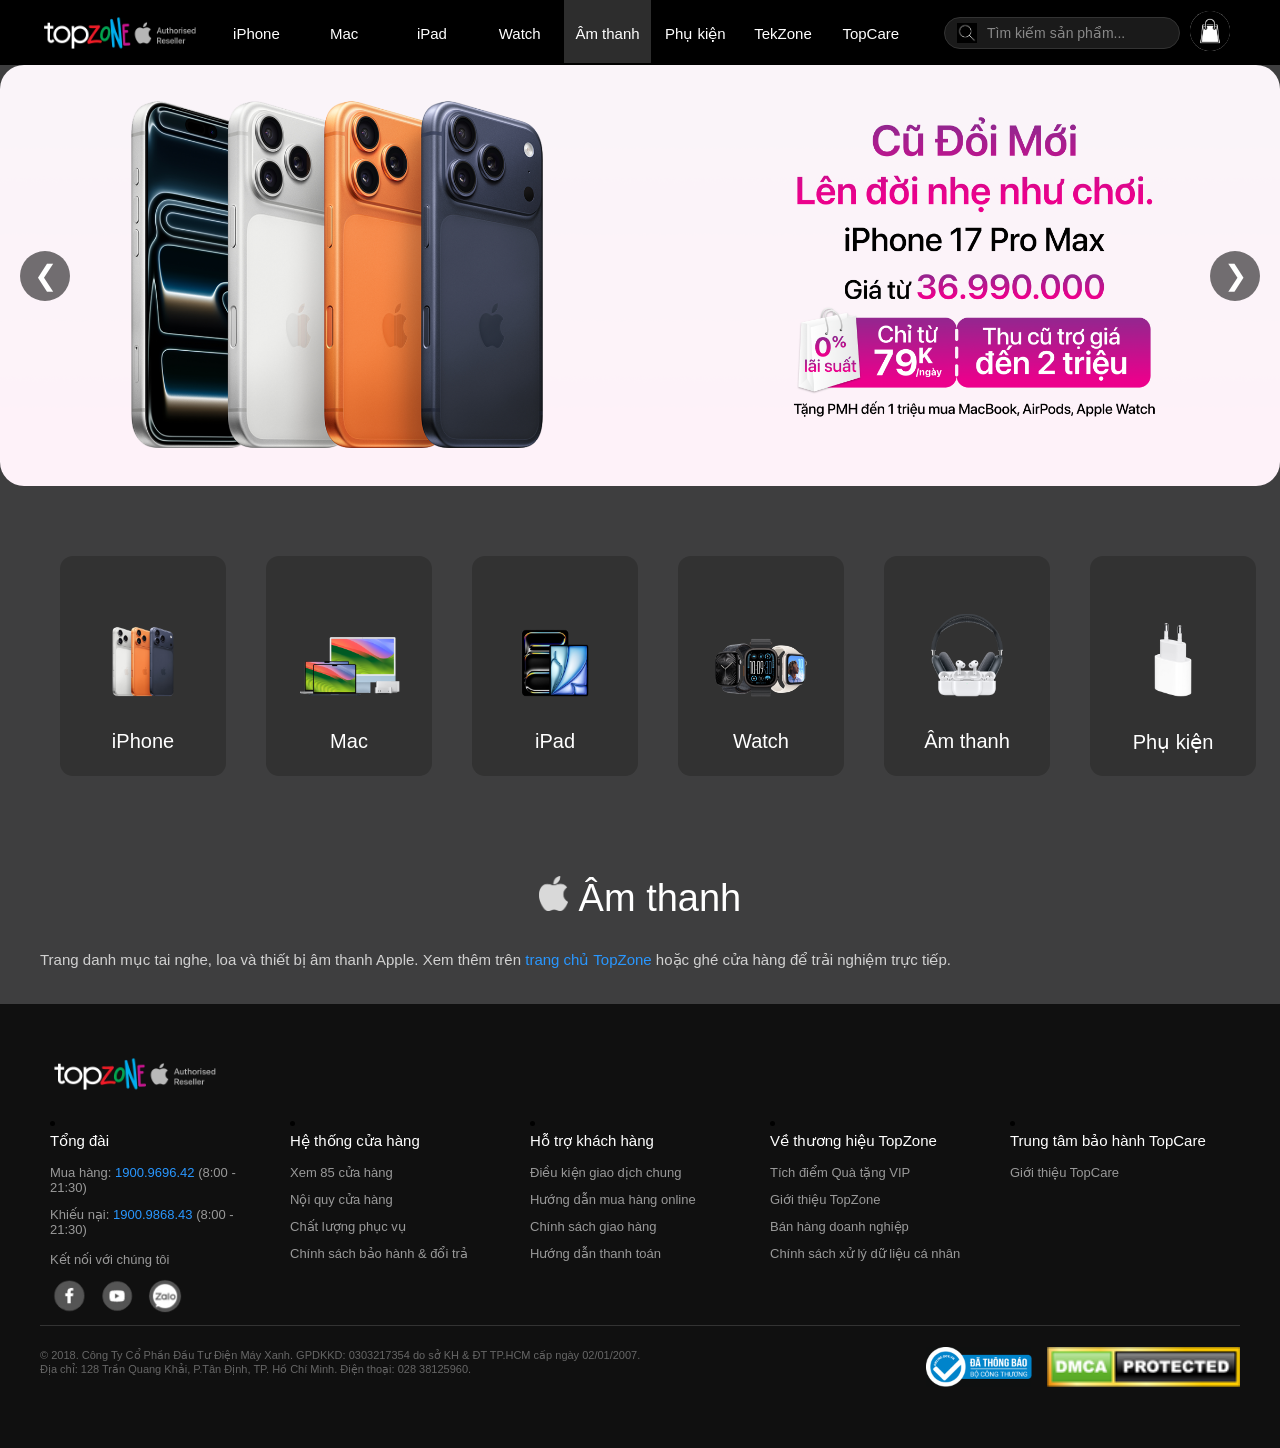
<file: am-thanh.html>
<!DOCTYPE html>
<html lang="vi">
<head>
    <meta charset="UTF-8">
    <meta name="viewport" content="width=device-width, initial-scale=1.0">
    <title>Âm thanh - TopZone</title>
    <link rel="stylesheet" href="./css/style.css">
</head>
<body>
    <header class="container-header">
        <div class="content">
            <a href="index.html" class="logo">
                <img src="./img/logo.png" alt="TopZone">
            </a>
            <ul class="header-menu">
                <li><a href="iphone.html">iPhone</a></li>
                <li><a href="mac.html">Mac</a></li>
                <li><a href="ipad.html">iPad</a></li>
                <li><a href="watch.html">Watch</a></li>
                <li><a href="am-thanh.html" class="active">Âm thanh</a></li>
                <li><a href="phu-kien.html">Phụ kiện</a></li>
                <li><a href="tekzone.html">TekZone</a></li>
                <li><a href="topcare.html">TopCare</a></li>
            </ul>
            <div class="icon-header">
                <div class="search">
                    <img src="./img/search.jpg" alt="search">
                    <input type="text" placeholder="Tìm kiếm sản phẩm...">
                </div>
                <a href="login.html" class="cart-link">
                    <div class="cart">
                        <img src="./img/cart.jpg" alt="cart">
                    </div>
                </a>
            </div>
        </div>
    </header>
    <section class="qc">
        <div class="qc-slider">
            <img src="./img/qc.png" alt="qc">
            <button class="qc-arrow qc-prev" aria-label="Previous slide">&#10094;</button>
            <button class="qc-arrow qc-next" aria-label="Next slide">&#10095;</button>
        </div>
    </section>
    <section class="container">
        <div class="all">
            <div class="main-item">
                <a href="iphone.html" class="item">
                    <img src="./img/m1.png" alt="">
                    <p>iPhone</p>
                </a>
                <a href="mac.html" class="item">
                    <img src="./img/m2.png" alt="">
                    <p>Mac</p>
                </a>
                <a href="ipad.html" class="item">
                    <img src="./img/m3.png" alt="">
                    <p>iPad</p>
                </a>
                <a href="watch.html" class="item">
                    <img src="./img/m4.png" alt="">
                    <p>Watch</p>
                </a>
                <a href="am-thanh.html" class="item">
                    <img src="./img/m5.png" alt="">
                    <p>Âm thanh</p>
                </a>
                <a href="phu-kien.html" class="item">
                    <img src="./img/m6.png" alt="">
                    <p>Phụ kiện</p>
                </a>
            </div>
            <div class="product-item">
                <h2 class="name-product"><img src="./img/logoapple.png" alt=""> Âm thanh</h2>
                <p class="subpage-note">Trang danh mục tai nghe, loa và thiết bị âm thanh Apple. Xem thêm trên <a href="index.html">trang chủ TopZone</a> hoặc ghé cửa hàng để trải nghiệm trực tiếp.</p>
            </div>
        </div>
    </section>
    <footer>
        <div class="logo-footer-wrapper">
            <div class="logo-foot">
                <img src="./img/logo.png" alt="TopZone Logo">
            </div>
        </div>
        <div class="foot">
            <li class="foot-col">
                <h4>Tổng đài</h4>
                <ul class="contact-info">
                    <li>Mua hàng: <span class="text-blue">1900.9696.42</span> (8:00 - 21:30)</li>
                    <li>Khiếu nại: <span class="text-blue">1900.9868.43</span> (8:00 - 21:30)</li>
                </ul>
                <div class="social-box">
                    <p>Kết nối với chúng tôi</p>
                    <div class="socials">
                        <img src="./img/fb.png" alt="Facebook">
                        <img src="./img/yt.png" alt="YouTube">
                        <img src="./img/zalo.png" alt="Zalo">
                    </div>
                </div>
            </li>
            <li class="foot-col">
                <h4>Hệ thống cửa hàng</h4>
                <ul>
                    <li>Xem 85 cửa hàng</li>
                    <li>Nội quy cửa hàng</li>
                    <li>Chất lượng phục vụ</li>
                    <li>Chính sách bảo hành & đổi trả</li>
                </ul>
            </li>
            <li class="foot-col">
                <h4>Hỗ trợ khách hàng</h4>
                <ul>
                    <li>Điều kiện giao dịch chung</li>
                    <li>Hướng dẫn mua hàng online</li>
                    <li>Chính sách giao hàng</li>
                    <li>Hướng dẫn thanh toán</li>
                </ul>
            </li>
            <li class="foot-col">
                <h4>Về thương hiệu TopZone</h4>
                <ul>
                    <li class="text-blue">Tích điểm Quà tặng VIP</li>
                    <li>Giới thiệu TopZone</li>
                    <li>Bán hàng doanh nghiệp</li>
                    <li>Chính sách xử lý dữ liệu cá nhân</li>
                </ul>
            </li>
            <li class="foot-col">
                <h4>Trung tâm bảo hành TopCare</h4>
                <ul>
                    <li>Giới thiệu TopCare</li>
                </ul>
            </li>
        </div>
        <div class="footer-bottom">
            <div class="foot-text">
                <p>
                    © 2018. Công Ty Cổ Phần Đầu Tư Điện Máy Xanh. GPDKKD: 0303217354 do sở KH & ĐT TP.HCM cấp ngày 02/01/2007.
                    <br>
                    Địa chỉ: 128 Trần Quang Khải, P.Tân Định, TP. Hồ Chí Minh. Điện thoại: 028 38125960.
                </p>
            </div>
            <div class="certify">
                <img src="./img/bct.png" alt="Chứng nhận">
                <img src="./img/dmca.png" alt="Chứng nhận">
            </div>
        </div>
    </footer>
</body>
</html>
</file>
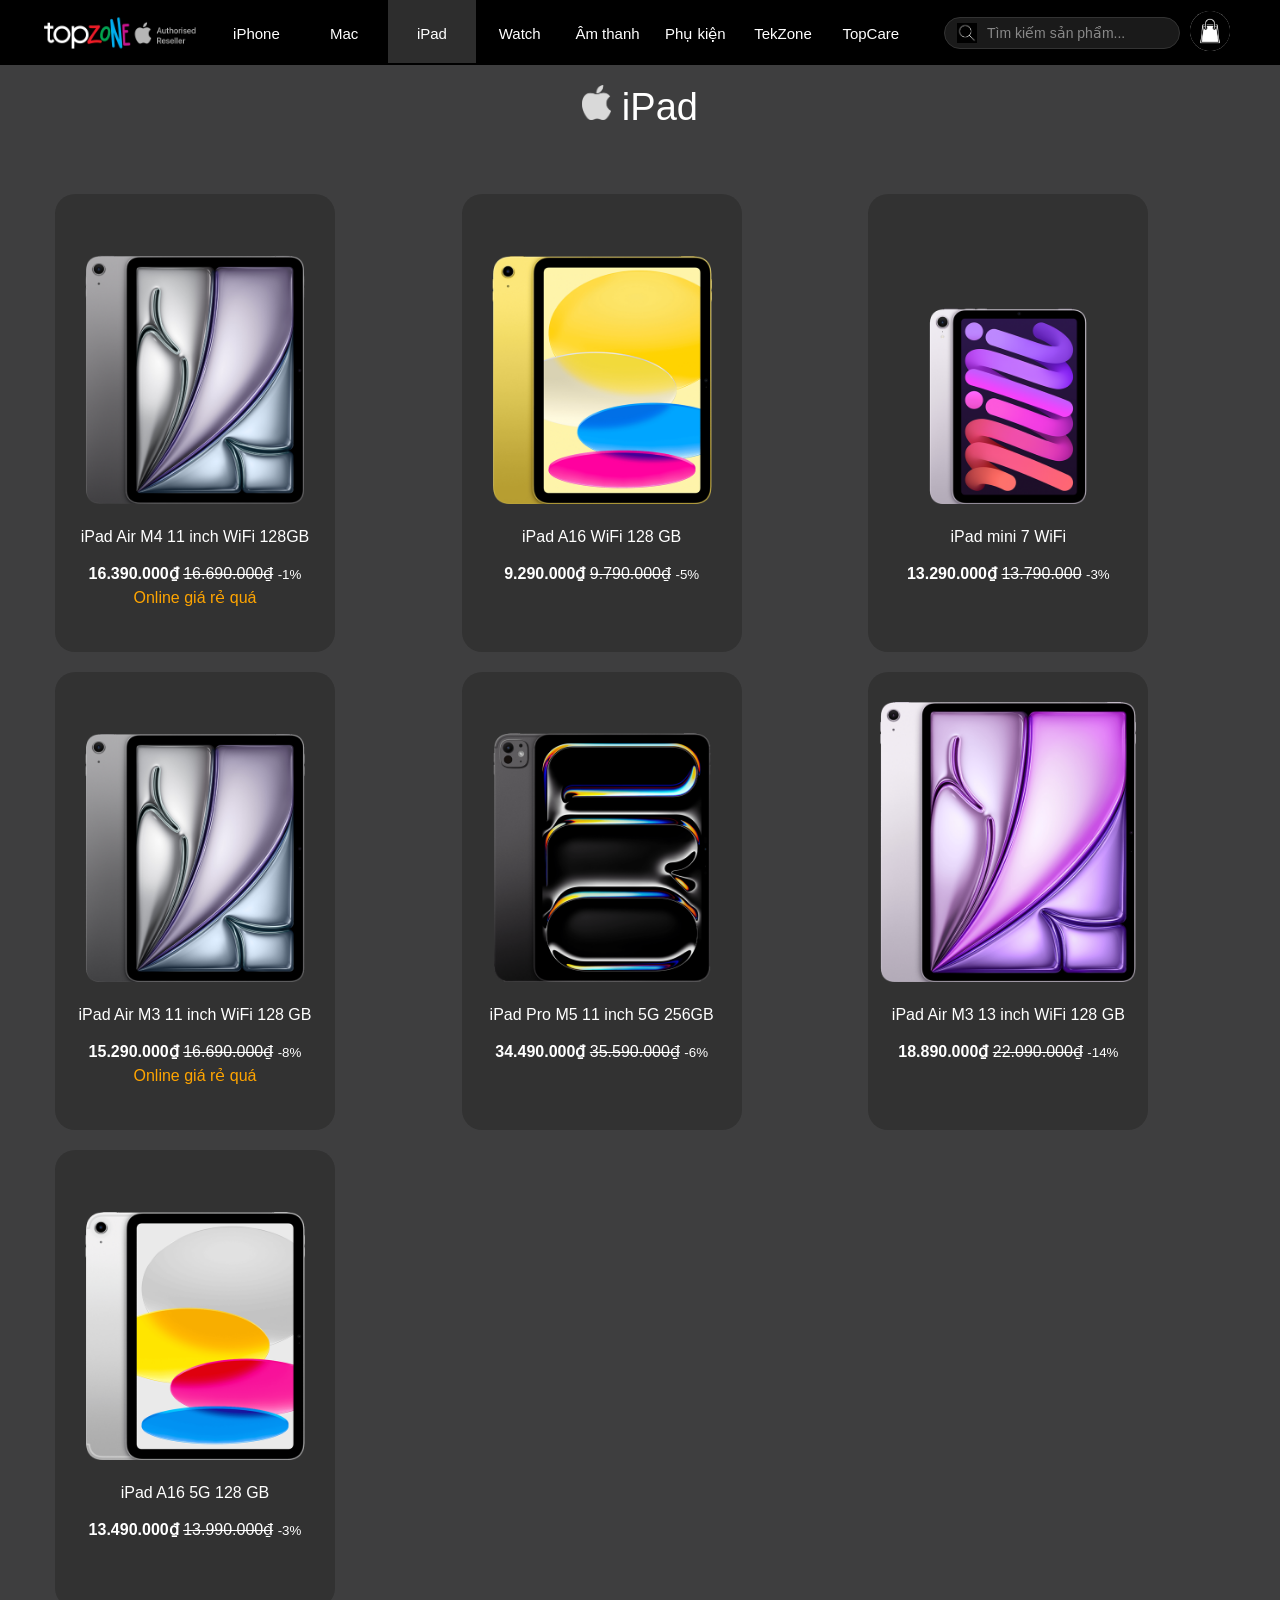
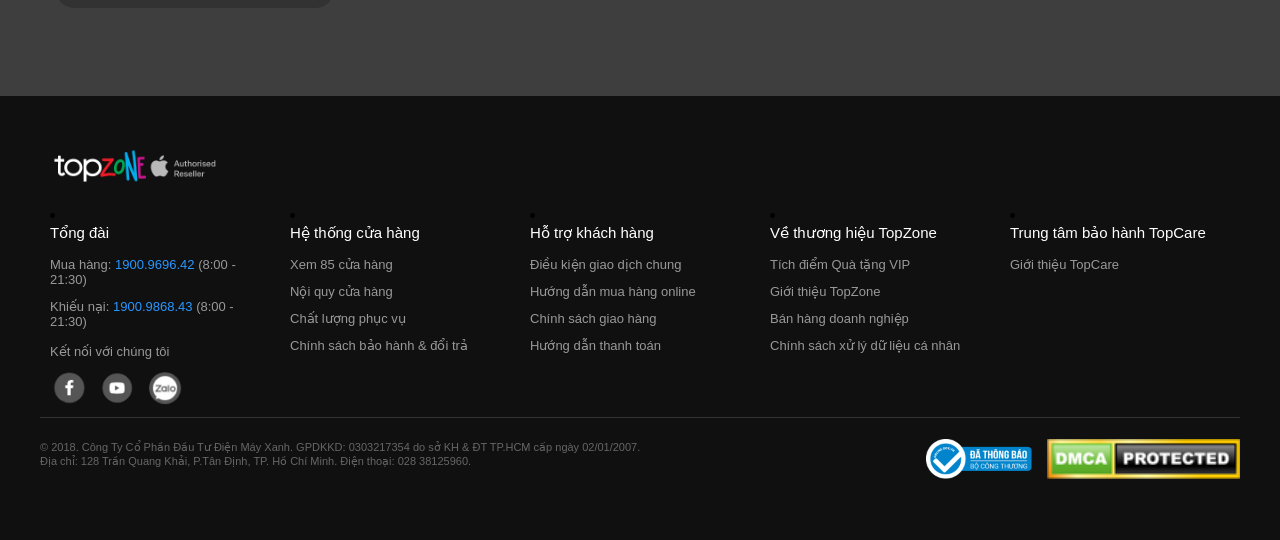
<file: ipad.html>
<!DOCTYPE html>
<html lang="vi">
<head>
    <meta charset="UTF-8">
    <meta name="viewport" content="width=device-width, initial-scale=1.0">
    <title>iPad - TopZone</title>
    <link rel="stylesheet" href="./css/style.css">
</head>
<body>
    <header class="container-header">
        <div class="content">
            <a href="index.html" class="logo">
                <img src="./img/logo.png" alt="TopZone">
            </a>
            <ul class="header-menu">
                <li><a href="iphone.html">iPhone</a></li>
                <li><a href="mac.html">Mac</a></li>
                <li><a href="ipad.html" class="active">iPad</a></li>
                <li><a href="watch.html">Watch</a></li>
                <li><a href="am-thanh.html">Âm thanh</a></li>
                <li><a href="phu-kien.html">Phụ kiện</a></li>
                <li><a href="tekzone.html">TekZone</a></li>
                <li><a href="topcare.html">TopCare</a></li>
            </ul>
            <div class="icon-header">
                <div class="search">
                    <img src="./img/search.jpg" alt="search">
                    <input type="text" placeholder="Tìm kiếm sản phẩm...">
                </div>
                <a href="login.html" class="cart-link">
                    <div class="cart">
                        <img src="./img/cart.jpg" alt="cart">
                    </div>
                </a>
            </div>
        </div>
    </header>
    <section class="container">
        <div class="all">
            <div class="product-item ipad">
                <h2 style="padding: 20px;" class="name-product"><img src="./img/logoapple.png" alt=""> iPad</h2>
                <ul class="main-product ipad-product" style="display: grid; grid-template-columns: 3fr 3fr 3fr; gap: 20px">
                    <li>
                        <img src="./img/ipad1.png" alt="">
                        <p>iPad Air M4 11 inch WiFi 128GB</p>
                        <span>
                            <Strong>16.390.000₫</Strong>
                            <strike>16.690.000₫</strike>
                            <small>-1%</small>
                            <p class="orange">Online giá rẻ quá</p>
                        </span>
                    </li>
                    <li>
                        <img src="./img/ipad2.png" alt="">
                        <p>iPad A16 WiFi 128 GB</p>
                        <span>
                            <strong>9.290.000₫</strong>
                            <strike>9.790.000₫</strike>
                            <small>-5%</small>
                        </span>
                    </li>
                    <li>
                        <img src="./img/ipad3.png" alt="">
                        <p>iPad mini 7 WiFi</p>
                        <span>
                            <strong>13.290.000₫</strong>
                            <strike>13.790.000</strike>
                            <small>-3%</small>
                        </span>
                    </li>
                    <li>
                        <img src="./img/ipad4.png" alt="">
                        <p>iPad Air M3 11 inch WiFi 128 GB</p>
                        <span>
                            <strong>15.290.000₫</strong>
                            <strike>16.690.000₫</strike>
                            <small>-8%</small>
                            <p class="orange">Online giá rẻ quá</p>
                        </span>
                    </li>
                    <li>
                        <img src="./img/ipad5.png" alt="">
                        <p>iPad Pro M5 11 inch 5G 256GB</p>
                        <span>
                            <strong>34.490.000₫</strong>
                            <strike>35.590.000₫</strike>
                            <small>-6%</small>
                        </span>
                    </li>
                    <li>
                        <img src="./img/ipad6.png" alt="">
                        <p>iPad Air M3 13 inch WiFi 128 GB</p>
                        <span>
                            <strong>18.890.000₫</strong>
                            <strike>22.090.000₫</strike>
                            <small>-14%</small>
                        </span>
                    </li>
                    <li>
                        <img src="./img/ipad7.png" alt="">
                        <p>iPad A16 5G 128 GB</p>
                        <span>
                            <strong>13.490.000₫</strong>
                            <strike>13.990.000₫</strike>
                            <small>-3%</small>
                        </span>
                    </li>
                </ul>
            </div>
        </div>
    </section>
    <footer>
        <div class="logo-footer-wrapper">
            <div class="logo-foot">
                <img src="./img/logo.png" alt="TopZone Logo">
            </div>
        </div>
        <div class="foot">
            <li class="foot-col">
                <h4>Tổng đài</h4>
                <ul class="contact-info">
                    <li>Mua hàng: <span class="text-blue">1900.9696.42</span> (8:00 - 21:30)</li>
                    <li>Khiếu nại: <span class="text-blue">1900.9868.43</span> (8:00 - 21:30)</li>
                </ul>
                <div class="social-box">
                    <p>Kết nối với chúng tôi</p>
                    <div class="socials">
                        <img src="./img/fb.png" alt="Facebook">
                        <img src="./img/yt.png" alt="YouTube">
                        <img src="./img/zalo.png" alt="Zalo">
                    </div>
                </div>
            </li>
            <li class="foot-col">
                <h4>Hệ thống cửa hàng</h4>
                <ul>
                    <li>Xem 85 cửa hàng</li>
                    <li>Nội quy cửa hàng</li>
                    <li>Chất lượng phục vụ</li>
                    <li>Chính sách bảo hành & đổi trả</li>
                </ul>
            </li>
            <li class="foot-col">
                <h4>Hỗ trợ khách hàng</h4>
                <ul>
                    <li>Điều kiện giao dịch chung</li>
                    <li>Hướng dẫn mua hàng online</li>
                    <li>Chính sách giao hàng</li>
                    <li>Hướng dẫn thanh toán</li>
                </ul>
            </li>
            <li class="foot-col">
                <h4>Về thương hiệu TopZone</h4>
                <ul>
                    <li class="text-blue">Tích điểm Quà tặng VIP</li>
                    <li>Giới thiệu TopZone</li>
                    <li>Bán hàng doanh nghiệp</li>
                    <li>Chính sách xử lý dữ liệu cá nhân</li>
                </ul>
            </li>
            <li class="foot-col">
                <h4>Trung tâm bảo hành TopCare</h4>
                <ul>
                    <li>Giới thiệu TopCare</li>
                </ul>
            </li>
        </div>
        <div class="footer-bottom">
            <div class="foot-text">
                <p>
                    © 2018. Công Ty Cổ Phần Đầu Tư Điện Máy Xanh. GPDKKD: 0303217354 do sở KH & ĐT TP.HCM cấp ngày 02/01/2007.
                    <br>
                    Địa chỉ: 128 Trần Quang Khải, P.Tân Định, TP. Hồ Chí Minh. Điện thoại: 028 38125960.
                </p>
            </div>
            <div class="certify">
                <img src="./img/bct.png" alt="Chứng nhận">
                <img src="./img/dmca.png" alt="Chứng nhận">
            </div>
        </div>
    </footer>
</body>
</html>
</file>
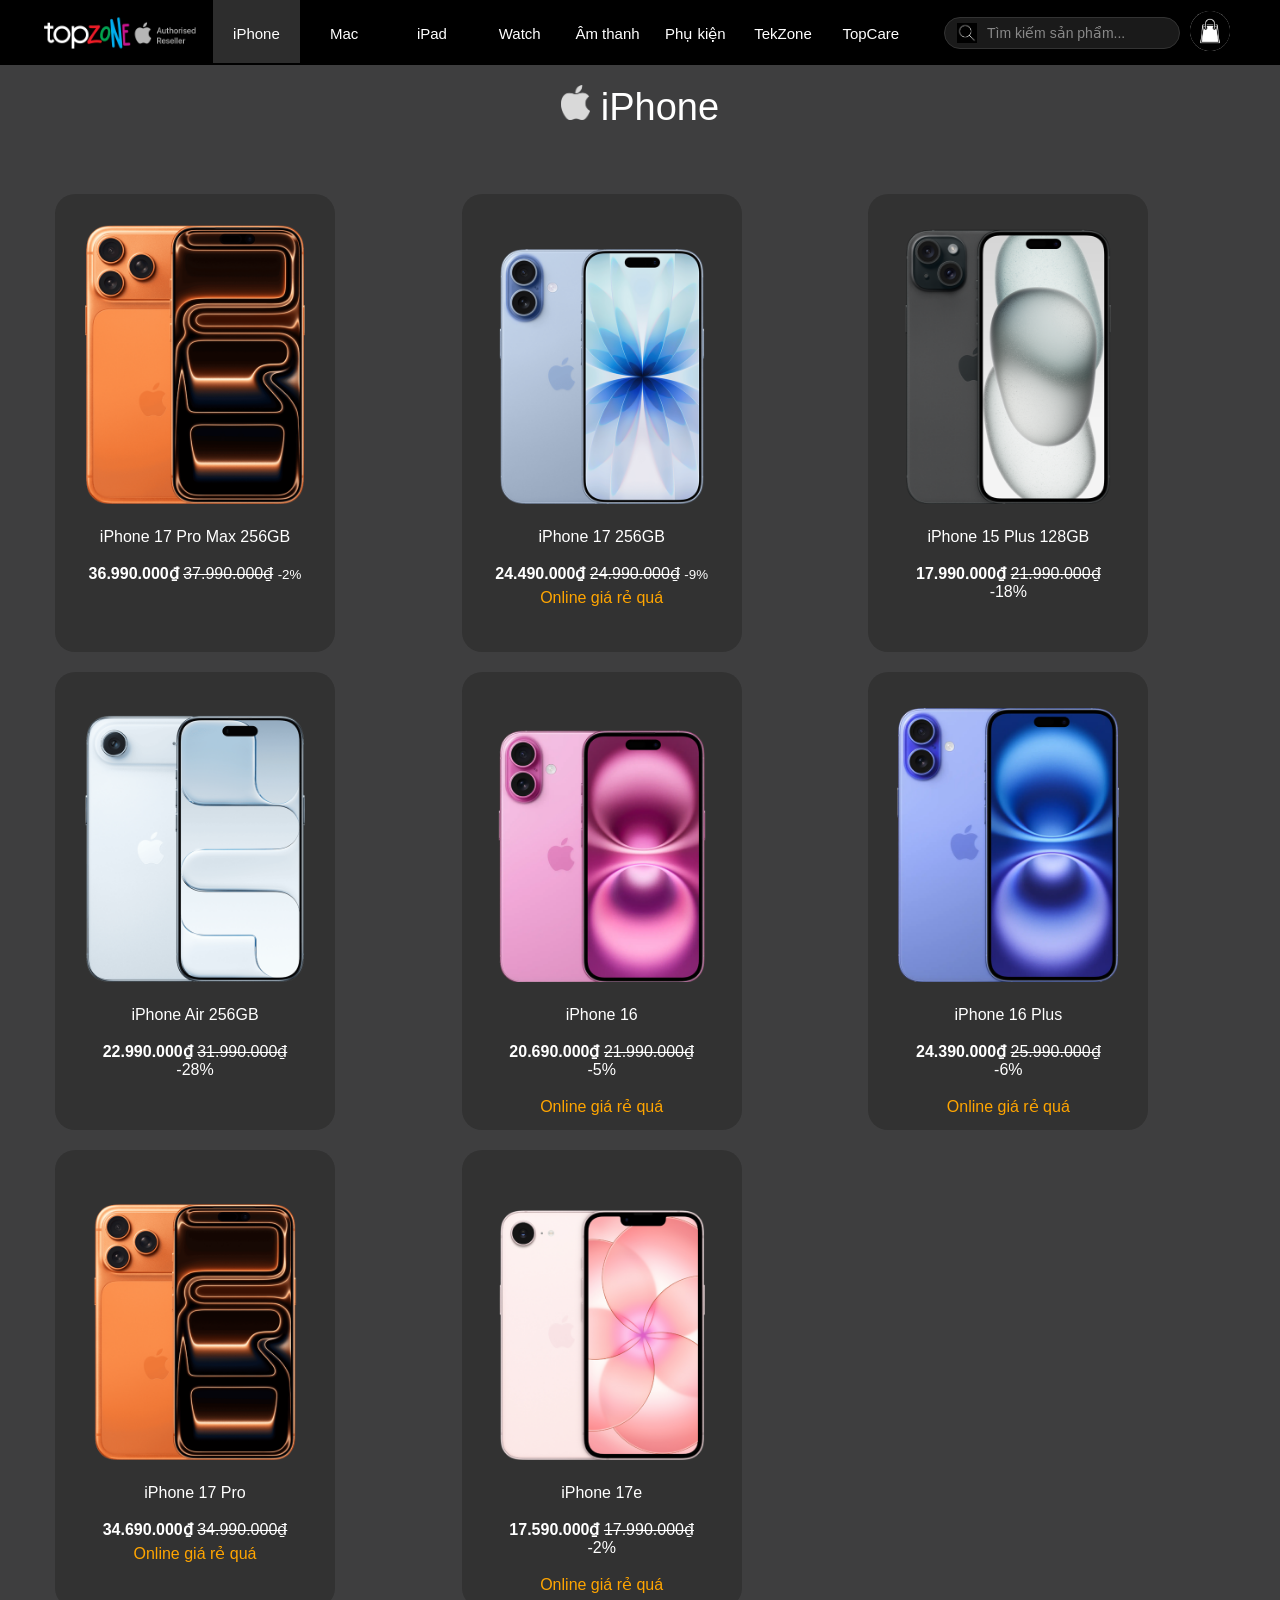
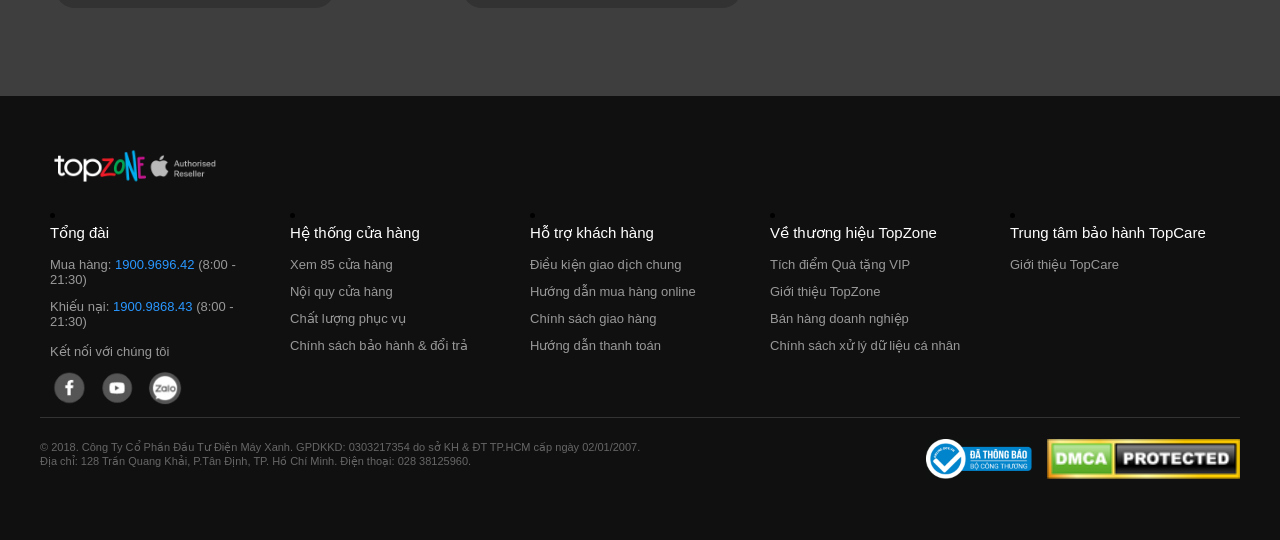
<file: iphone.html>
<!DOCTYPE html>
<html lang="vi">
<head>
    <meta charset="UTF-8">
    <meta name="viewport" content="width=device-width, initial-scale=1.0">
    <title>iPhone - TopZone</title>
    <link rel="stylesheet" href="./css/style.css">
</head>
<body>
    <header class="container-header">
        <div class="content">
            <a href="index.html" class="logo">
                <img src="./img/logo.png" alt="TopZone">
            </a>
            <ul class="header-menu">
                <li><a href="iphone.html" class="active">iPhone</a></li>
                <li><a href="mac.html">Mac</a></li>
                <li><a href="ipad.html">iPad</a></li>
                <li><a href="watch.html">Watch</a></li>
                <li><a href="am-thanh.html">Âm thanh</a></li>
                <li><a href="phu-kien.html">Phụ kiện</a></li>
                <li><a href="tekzone.html">TekZone</a></li>
                <li><a href="topcare.html">TopCare</a></li>
            </ul>
            <div class="icon-header">
                <div class="search">
                    <img src="./img/search.jpg" alt="search">
                    <input type="text" placeholder="Tìm kiếm sản phẩm...">
                </div>
                <a href="login.html" class="cart-link">
                    <div class="cart">
                        <img src="./img/cart.jpg" alt="cart">
                    </div>
                </a>
            </div>
        </div>
    </header>
    <section class="container">
        <div class="all">
            <div class="product-item">
                <h2 style="padding: 20px;" class="name-product"><img src="./img/logoapple.png" alt=""> iPhone</h2>
                <ul class="main-product" style="display: grid; grid-template-columns: 3fr 3fr 3fr; gap: 20px">
                    <li>
                        <img src="./img/ip1.png" alt="">
                        <p>iPhone 17 Pro Max 256GB</p>
                        <span><Strong>36.990.000₫</Strong>
                            <strike>37.990.000₫</strike>
                            <small>-2%</small>
                        </span>
                    </li>
                    <li>
                        <img src="./img/ip2.png" alt="">
                        <p>iPhone 17 256GB</p>
                        <span>
                            <strong>24.490.000₫</strong>
                            <strike>24.990.000₫</strike>
                            <small>-9%</small>
                            <p class="orange">Online giá rẻ quá</p>
                        </span>
                    </li>
                    <li>
                        <img src="./img/ip3.png" alt="">
                        <p>iPhone 15 Plus 128GB</p>
                        <span>
                            <strong>17.990.000₫</strong>
                            <strike>21.990.000₫</strike>
                            <p>-18%</p>
                        </span>
                    </li>
                    <li>
                        <img src="./img/ip4.png" alt="">
                        <p>iPhone Air 256GB</p>
                        <span>
                            <strong>22.990.000₫</strong>
                            <strike>31.990.000₫</strike>
                            <p>-28%</p>
                        </span>
                    </li>
                    <li>
                        <img src="./img/ip5.png" alt="">
                        <p>iPhone 16</p>
                        <span>
                            <strong>20.690.000₫</strong>
                            <strike>21.990.000₫</strike>
                            <p>-5%</p>
                            <p class="orange">Online giá rẻ quá</p>
                        </span>
                    </li>
                    <li>
                        <img src="./img/ip6.png" alt="">
                        <p>iPhone 16 Plus</p>
                        <span>
                            <strong>24.390.000₫</strong>
                            <strike>25.990.000₫</strike>
                            <p>-6%</p>
                            <p class="orange">Online giá rẻ quá</p>
                        </span>
                    </li>
                    <li>
                        <img src="./img/ip7.png" alt="">
                        <p>iPhone 17 Pro</p>
                        <span>
                            <strong>34.690.000₫</strong>
                            <strike>34.990.000₫</strike>
                            <p class="orange">Online giá rẻ quá</p>
                        </span>
                    </li>
                    <li>
                        <img src="./img/ip8.png" alt="">
                        <p>iPhone 17e</p>
                        <span>
                            <strong>17.590.000₫</strong>
                            <strike>17.990.000₫</strike>
                            <p>-2%</p>
                            <p class="orange">Online giá rẻ quá</p>
                        </span>
                    </li>
                </ul>
            </div>
        </div>
    </section>
    <footer>
        <div class="logo-footer-wrapper">
            <div class="logo-foot">
                <img src="./img/logo.png" alt="TopZone Logo">
            </div>
        </div>
        <div class="foot">
            <li class="foot-col">
                <h4>Tổng đài</h4>
                <ul class="contact-info">
                    <li>Mua hàng: <span class="text-blue">1900.9696.42</span> (8:00 - 21:30)</li>
                    <li>Khiếu nại: <span class="text-blue">1900.9868.43</span> (8:00 - 21:30)</li>
                </ul>
                <div class="social-box">
                    <p>Kết nối với chúng tôi</p>
                    <div class="socials">
                        <img src="./img/fb.png" alt="Facebook">
                        <img src="./img/yt.png" alt="YouTube">
                        <img src="./img/zalo.png" alt="Zalo">
                    </div>
                </div>
            </li>
            <li class="foot-col">
                <h4>Hệ thống cửa hàng</h4>
                <ul>
                    <li>Xem 85 cửa hàng</li>
                    <li>Nội quy cửa hàng</li>
                    <li>Chất lượng phục vụ</li>
                    <li>Chính sách bảo hành & đổi trả</li>
                </ul>
            </li>
            <li class="foot-col">
                <h4>Hỗ trợ khách hàng</h4>
                <ul>
                    <li>Điều kiện giao dịch chung</li>
                    <li>Hướng dẫn mua hàng online</li>
                    <li>Chính sách giao hàng</li>
                    <li>Hướng dẫn thanh toán</li>
                </ul>
            </li>
            <li class="foot-col">
                <h4>Về thương hiệu TopZone</h4>
                <ul>
                    <li class="text-blue">Tích điểm Quà tặng VIP</li>
                    <li>Giới thiệu TopZone</li>
                    <li>Bán hàng doanh nghiệp</li>
                    <li>Chính sách xử lý dữ liệu cá nhân</li>
                </ul>
            </li>
            <li class="foot-col">
                <h4>Trung tâm bảo hành TopCare</h4>
                <ul>
                    <li>Giới thiệu TopCare</li>
                </ul>
            </li>
        </div>
        <div class="footer-bottom">
            <div class="foot-text">
                <p>
                    © 2018. Công Ty Cổ Phần Đầu Tư Điện Máy Xanh. GPDKKD: 0303217354 do sở KH & ĐT TP.HCM cấp ngày 02/01/2007.
                    <br>
                    Địa chỉ: 128 Trần Quang Khải, P.Tân Định, TP. Hồ Chí Minh. Điện thoại: 028 38125960.
                </p>
            </div>
            <div class="certify">
                <img src="./img/bct.png" alt="Chứng nhận">
                <img src="./img/dmca.png" alt="Chứng nhận">
            </div>
        </div>
    </footer>
</body>
</html>
</file>
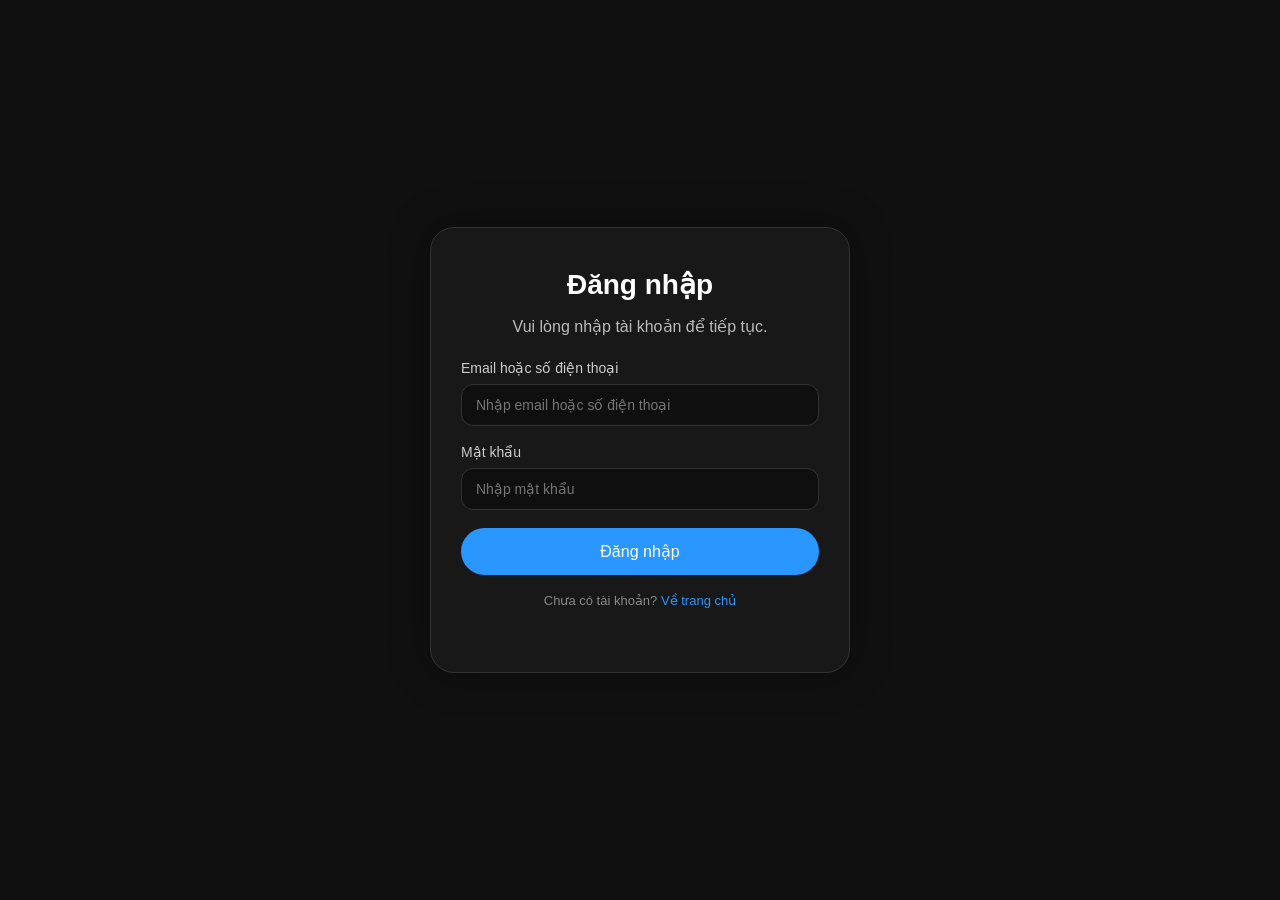
<file: login.html>
<!DOCTYPE html>
<html lang="en">
<head>
    <meta charset="UTF-8">
    <meta name="viewport" content="width=device-width, initial-scale=1.0">
    <title>Đăng nhập - TopZone</title>
    <link rel="stylesheet" href="./css/style.css">
</head>
<body>
    <div class="login-page">
        <div class="login-card">
            <h1>Đăng nhập</h1>
            <p>Vui lòng nhập tài khoản để tiếp tục.</p>
            <form action="index.html" method="get">
                <label for="email">Email hoặc số điện thoại</label>
                <input type="text" id="email" placeholder="Nhập email hoặc số điện thoại">
                <label for="password">Mật khẩu</label>
                <input type="password" id="password" placeholder="Nhập mật khẩu">
                <button type="submit">Đăng nhập</button>
            </form>
            <p class="login-note">Chưa có tài khoản? <a href="index.html">Về trang chủ</a></p>
        </div>
    </div>
</body>
</html>
</file>
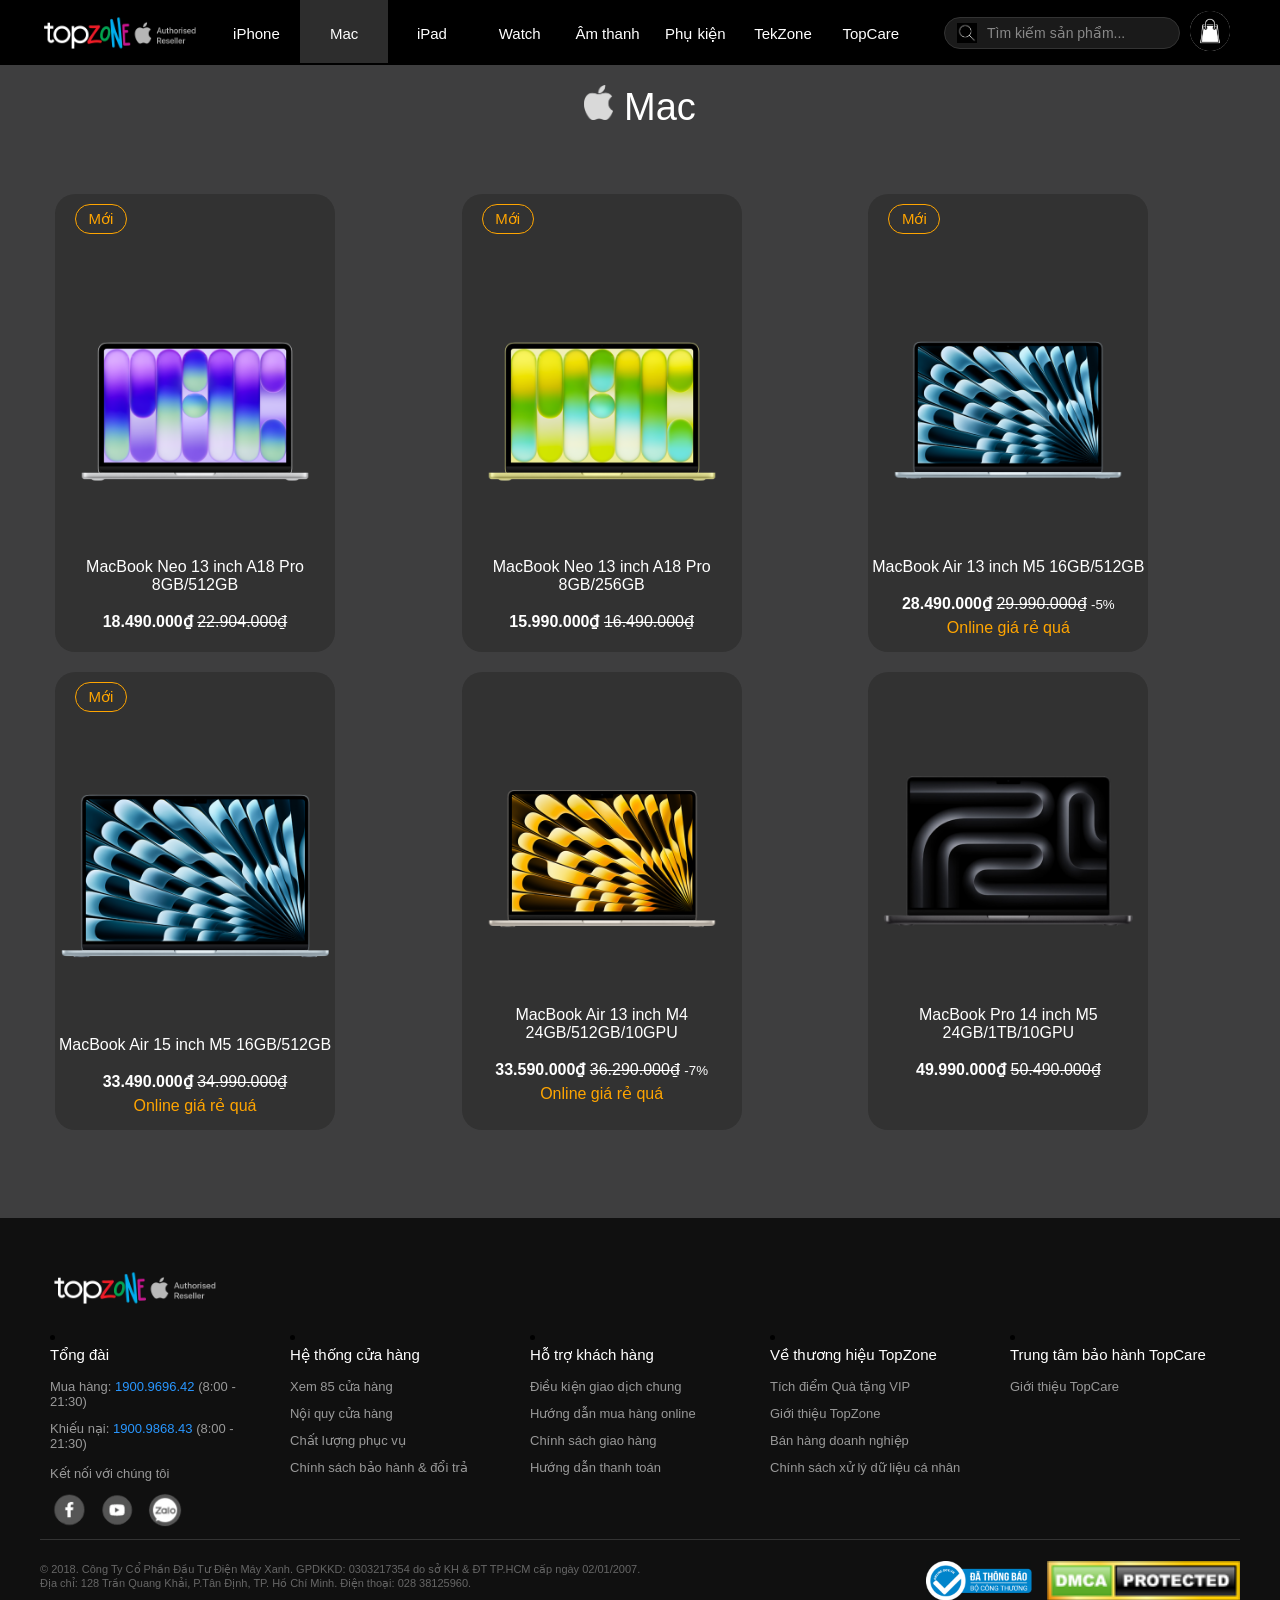
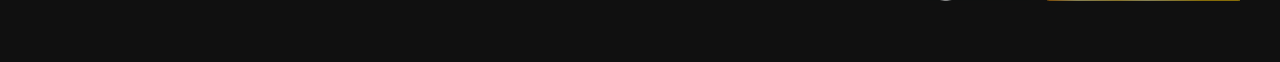
<file: mac.html>
<!DOCTYPE html>
<html lang="vi">
<head>
    <meta charset="UTF-8">
    <meta name="viewport" content="width=device-width, initial-scale=1.0">
    <title>Mac - TopZone</title>
    <link rel="stylesheet" href="./css/style.css">
</head>
<body>
    <header class="container-header">
        <div class="content">
            <a href="index.html" class="logo">
                <img src="./img/logo.png" alt="TopZone">
            </a>
            <ul class="header-menu">
                <li><a href="iphone.html">iPhone</a></li>
                <li><a href="mac.html" class="active">Mac</a></li>
                <li><a href="ipad.html">iPad</a></li>
                <li><a href="watch.html">Watch</a></li>
                <li><a href="am-thanh.html">Âm thanh</a></li>
                <li><a href="phu-kien.html">Phụ kiện</a></li>
                <li><a href="tekzone.html">TekZone</a></li>
                <li><a href="topcare.html">TopCare</a></li>
            </ul>
            <div class="icon-header">
                <div class="search">
                    <img src="./img/search.jpg" alt="search">
                    <input type="text" placeholder="Tìm kiếm sản phẩm...">
                </div>
                <a href="login.html" class="cart-link">
                    <div class="cart">
                        <img src="./img/cart.jpg" alt="cart">
                    </div>
                </a>
            </div>
        </div>
    </header>
    <section class="container">
        <div class="all">   
            <div class="product-item macbook">
                <h2 style="padding: 20px;" class="name-product"><img src="./img/logoapple.png" alt=""> Mac</h2>
                <ul class="main-product  mac-product" style="display: grid; grid-template-columns: 3fr 3fr 3fr; gap: 20px">
                    <li>
                        <label>Mới</label>
                        <img src="./img/mac1.png" alt="">
                        <p>MacBook Neo 13 inch A18 Pro 8GB/512GB</p>
                        <span><Strong>18.490.000₫</Strong>
                            <strike>22.904.000₫</strike>
                        </span>
                    </li>
                    <li>
                        <label>Mới</label>
                        <img src="./img/mac2.png" alt="">
                        <p>MacBook Neo 13 inch A18 Pro 8GB/256GB</p>
                        <span>
                            <strong>15.990.000₫</strong>
                            <strike>16.490.000₫</strike>
                        </span>
                    </li>
                    <li>
                        <label>Mới</label>
                        <img src="./img/mac3.png" alt="">
                        <p>MacBook Air 13 inch M5 16GB/512GB</p>
                        <span>
                            <strong>28.490.000₫</strong>
                            <strike>29.990.000₫</strike>
                            <small>-5%</small>
                            <p class="orange">Online giá rẻ quá</p>
                        </span>
                    </li>
                    <li>
                        <label>Mới</label>
                        <img src="./img/mac4.png" alt="">
                        <p>MacBook Air 15 inch M5 16GB/512GB</p>
                        <span>
                            <strong>33.490.000₫</strong>
                            <strike>34.990.000₫</strike>
                            <p class="orange">Online giá rẻ quá</p>
                        </span>
                    </li>
                    <li>
                        <img src="./img/mac5.png" alt="">
                        <p>MacBook Air 13 inch M4 24GB/512GB/10GPU</p>
                        <span>
                            <strong>33.590.000₫</strong>
                            <strike>36.290.000₫</strike>
                            <small>-7%</small>
                            <p class="orange">Online giá rẻ quá</p>
                        </span>
                    </li>
                    <li>
                        <img src="./img/mac6.png" alt="">
                        <p>MacBook Pro 14 inch M5 24GB/1TB/10GPU</p>
                        <span>
                            <strong>49.990.000₫</strong>
                            <strike>50.490.000₫</strike>
                        </span>
                    </li>
                </ul>
            </div>
        </div>
    </section>
    <footer>
        <div class="logo-footer-wrapper">
            <div class="logo-foot">
                <img src="./img/logo.png" alt="TopZone Logo">
            </div>
        </div>
        <div class="foot">
            <li class="foot-col">
                <h4>Tổng đài</h4>
                <ul class="contact-info">
                    <li>Mua hàng: <span class="text-blue">1900.9696.42</span> (8:00 - 21:30)</li>
                    <li>Khiếu nại: <span class="text-blue">1900.9868.43</span> (8:00 - 21:30)</li>
                </ul>
                <div class="social-box">
                    <p>Kết nối với chúng tôi</p>
                    <div class="socials">
                        <img src="./img/fb.png" alt="Facebook">
                        <img src="./img/yt.png" alt="YouTube">
                        <img src="./img/zalo.png" alt="Zalo">
                    </div>
                </div>
            </li>
            <li class="foot-col">
                <h4>Hệ thống cửa hàng</h4>
                <ul>
                    <li>Xem 85 cửa hàng</li>
                    <li>Nội quy cửa hàng</li>
                    <li>Chất lượng phục vụ</li>
                    <li>Chính sách bảo hành & đổi trả</li>
                </ul>
            </li>
            <li class="foot-col">
                <h4>Hỗ trợ khách hàng</h4>
                <ul>
                    <li>Điều kiện giao dịch chung</li>
                    <li>Hướng dẫn mua hàng online</li>
                    <li>Chính sách giao hàng</li>
                    <li>Hướng dẫn thanh toán</li>
                </ul>
            </li>
            <li class="foot-col">
                <h4>Về thương hiệu TopZone</h4>
                <ul>
                    <li class="text-blue">Tích điểm Quà tặng VIP</li>
                    <li>Giới thiệu TopZone</li>
                    <li>Bán hàng doanh nghiệp</li>
                    <li>Chính sách xử lý dữ liệu cá nhân</li>
                </ul>
            </li>
            <li class="foot-col">
                <h4>Trung tâm bảo hành TopCare</h4>
                <ul>
                    <li>Giới thiệu TopCare</li>
                </ul>
            </li>
        </div>
        <div class="footer-bottom">
            <div class="foot-text">
                <p>
                    © 2018. Công Ty Cổ Phần Đầu Tư Điện Máy Xanh. GPDKKD: 0303217354 do sở KH & ĐT TP.HCM cấp ngày 02/01/2007.
                    <br>
                    Địa chỉ: 128 Trần Quang Khải, P.Tân Định, TP. Hồ Chí Minh. Điện thoại: 028 38125960.
                </p>
            </div>
            <div class="certify">
                <img src="./img/bct.png" alt="Chứng nhận">
                <img src="./img/dmca.png" alt="Chứng nhận">
            </div>
        </div>
    </footer>
</body>
</html>
</file>
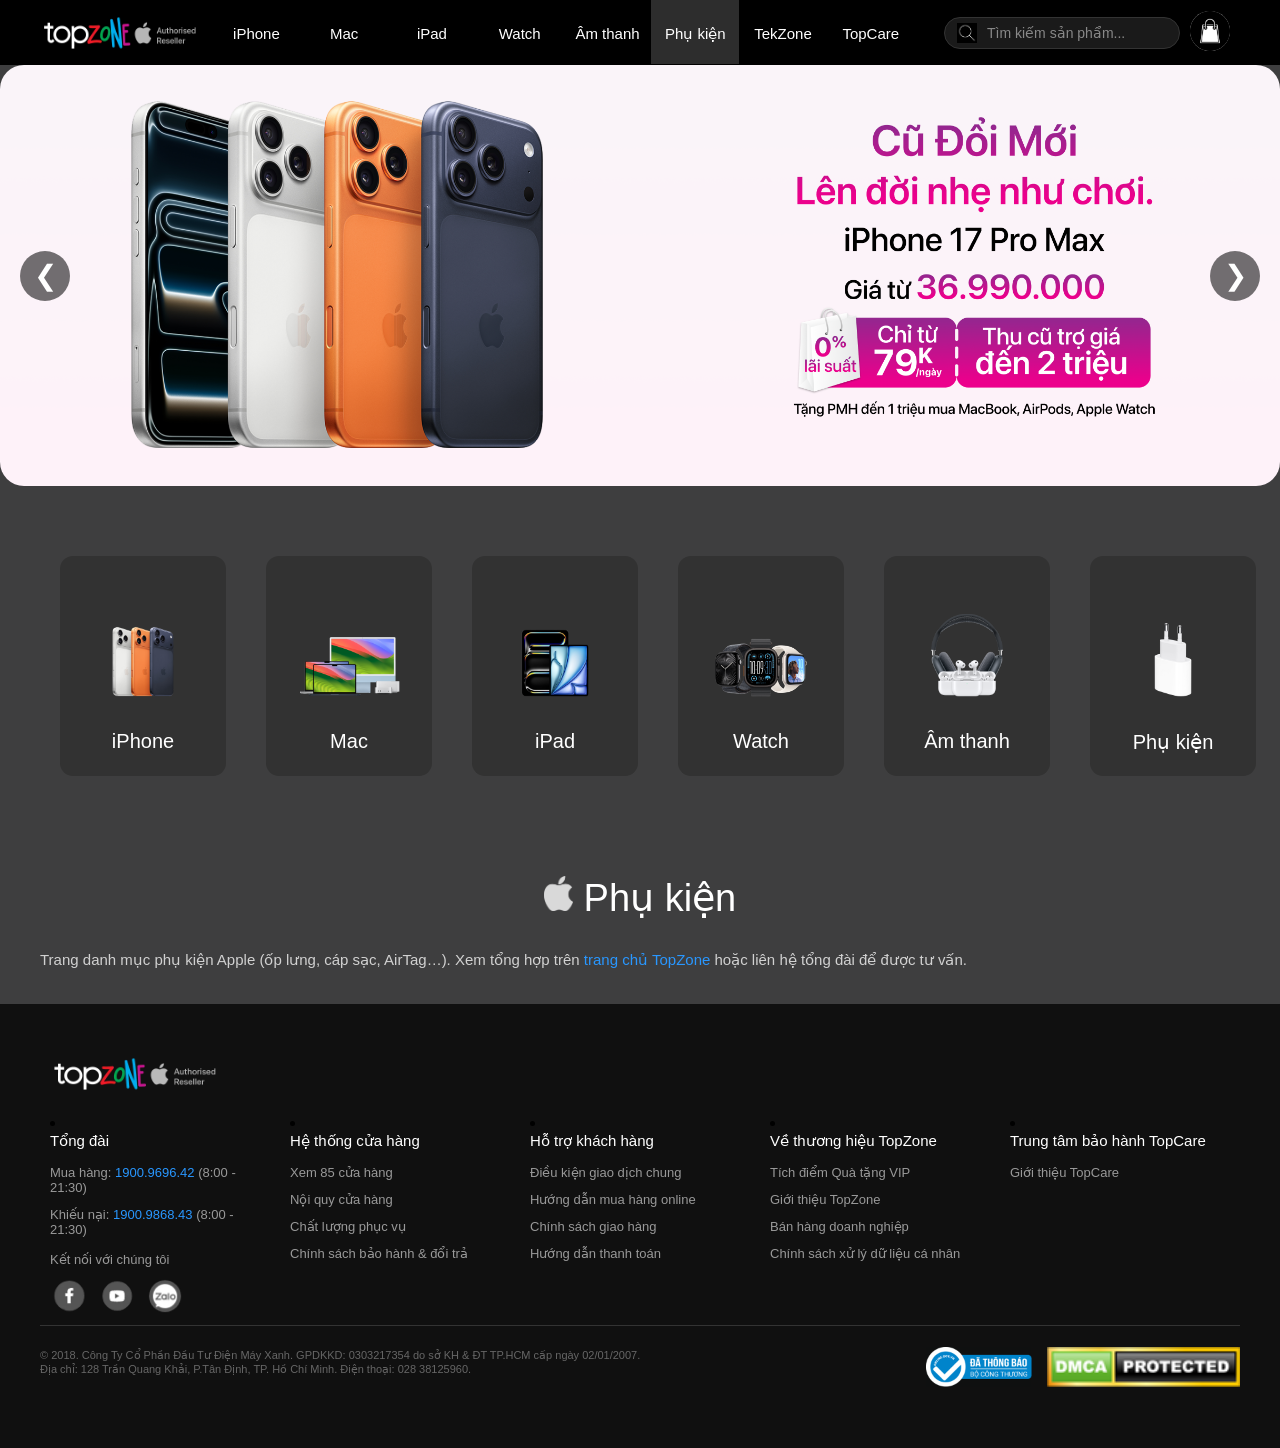
<file: phu-kien.html>
<!DOCTYPE html>
<html lang="vi">
<head>
    <meta charset="UTF-8">
    <meta name="viewport" content="width=device-width, initial-scale=1.0">
    <title>Phụ kiện - TopZone</title>
    <link rel="stylesheet" href="./css/style.css">
</head>
<body>
    <header class="container-header">
        <div class="content">
            <a href="index.html" class="logo">
                <img src="./img/logo.png" alt="TopZone">
            </a>
            <ul class="header-menu">
                <li><a href="iphone.html">iPhone</a></li>
                <li><a href="mac.html">Mac</a></li>
                <li><a href="ipad.html">iPad</a></li>
                <li><a href="watch.html">Watch</a></li>
                <li><a href="am-thanh.html">Âm thanh</a></li>
                <li><a href="phu-kien.html" class="active">Phụ kiện</a></li>
                <li><a href="tekzone.html">TekZone</a></li>
                <li><a href="topcare.html">TopCare</a></li>
            </ul>
            <div class="icon-header">
                <div class="search">
                    <img src="./img/search.jpg" alt="search">
                    <input type="text" placeholder="Tìm kiếm sản phẩm...">
                </div>
                <a href="login.html" class="cart-link">
                    <div class="cart">
                        <img src="./img/cart.jpg" alt="cart">
                    </div>
                </a>
            </div>
        </div>
    </header>
    <section class="qc">
        <div class="qc-slider">
            <img src="./img/qc.png" alt="qc">
            <button class="qc-arrow qc-prev" aria-label="Previous slide">&#10094;</button>
            <button class="qc-arrow qc-next" aria-label="Next slide">&#10095;</button>
        </div>
    </section>
    <section class="container">
        <div class="all">
            <div class="main-item">
                <a href="iphone.html" class="item">
                    <img src="./img/m1.png" alt="">
                    <p>iPhone</p>
                </a>
                <a href="mac.html" class="item">
                    <img src="./img/m2.png" alt="">
                    <p>Mac</p>
                </a>
                <a href="ipad.html" class="item">
                    <img src="./img/m3.png" alt="">
                    <p>iPad</p>
                </a>
                <a href="watch.html" class="item">
                    <img src="./img/m4.png" alt="">
                    <p>Watch</p>
                </a>
                <a href="am-thanh.html" class="item">
                    <img src="./img/m5.png" alt="">
                    <p>Âm thanh</p>
                </a>
                <a href="phu-kien.html" class="item">
                    <img src="./img/m6.png" alt="">
                    <p>Phụ kiện</p>
                </a>
            </div>
            <div class="product-item">
                <h2 class="name-product"><img src="./img/logoapple.png" alt=""> Phụ kiện</h2>
                <p class="subpage-note">Trang danh mục phụ kiện Apple (ốp lưng, cáp sạc, AirTag…). Xem tổng hợp trên <a href="index.html">trang chủ TopZone</a> hoặc liên hệ tổng đài để được tư vấn.</p>
            </div>
        </div>
    </section>
    <footer>
        <div class="logo-footer-wrapper">
            <div class="logo-foot">
                <img src="./img/logo.png" alt="TopZone Logo">
            </div>
        </div>
        <div class="foot">
            <li class="foot-col">
                <h4>Tổng đài</h4>
                <ul class="contact-info">
                    <li>Mua hàng: <span class="text-blue">1900.9696.42</span> (8:00 - 21:30)</li>
                    <li>Khiếu nại: <span class="text-blue">1900.9868.43</span> (8:00 - 21:30)</li>
                </ul>
                <div class="social-box">
                    <p>Kết nối với chúng tôi</p>
                    <div class="socials">
                        <img src="./img/fb.png" alt="Facebook">
                        <img src="./img/yt.png" alt="YouTube">
                        <img src="./img/zalo.png" alt="Zalo">
                    </div>
                </div>
            </li>
            <li class="foot-col">
                <h4>Hệ thống cửa hàng</h4>
                <ul>
                    <li>Xem 85 cửa hàng</li>
                    <li>Nội quy cửa hàng</li>
                    <li>Chất lượng phục vụ</li>
                    <li>Chính sách bảo hành & đổi trả</li>
                </ul>
            </li>
            <li class="foot-col">
                <h4>Hỗ trợ khách hàng</h4>
                <ul>
                    <li>Điều kiện giao dịch chung</li>
                    <li>Hướng dẫn mua hàng online</li>
                    <li>Chính sách giao hàng</li>
                    <li>Hướng dẫn thanh toán</li>
                </ul>
            </li>
            <li class="foot-col">
                <h4>Về thương hiệu TopZone</h4>
                <ul>
                    <li class="text-blue">Tích điểm Quà tặng VIP</li>
                    <li>Giới thiệu TopZone</li>
                    <li>Bán hàng doanh nghiệp</li>
                    <li>Chính sách xử lý dữ liệu cá nhân</li>
                </ul>
            </li>
            <li class="foot-col">
                <h4>Trung tâm bảo hành TopCare</h4>
                <ul>
                    <li>Giới thiệu TopCare</li>
                </ul>
            </li>
        </div>
        <div class="footer-bottom">
            <div class="foot-text">
                <p>
                    © 2018. Công Ty Cổ Phần Đầu Tư Điện Máy Xanh. GPDKKD: 0303217354 do sở KH & ĐT TP.HCM cấp ngày 02/01/2007.
                    <br>
                    Địa chỉ: 128 Trần Quang Khải, P.Tân Định, TP. Hồ Chí Minh. Điện thoại: 028 38125960.
                </p>
            </div>
            <div class="certify">
                <img src="./img/bct.png" alt="Chứng nhận">
                <img src="./img/dmca.png" alt="Chứng nhận">
            </div>
        </div>
    </footer>
</body>
</html>
</file>
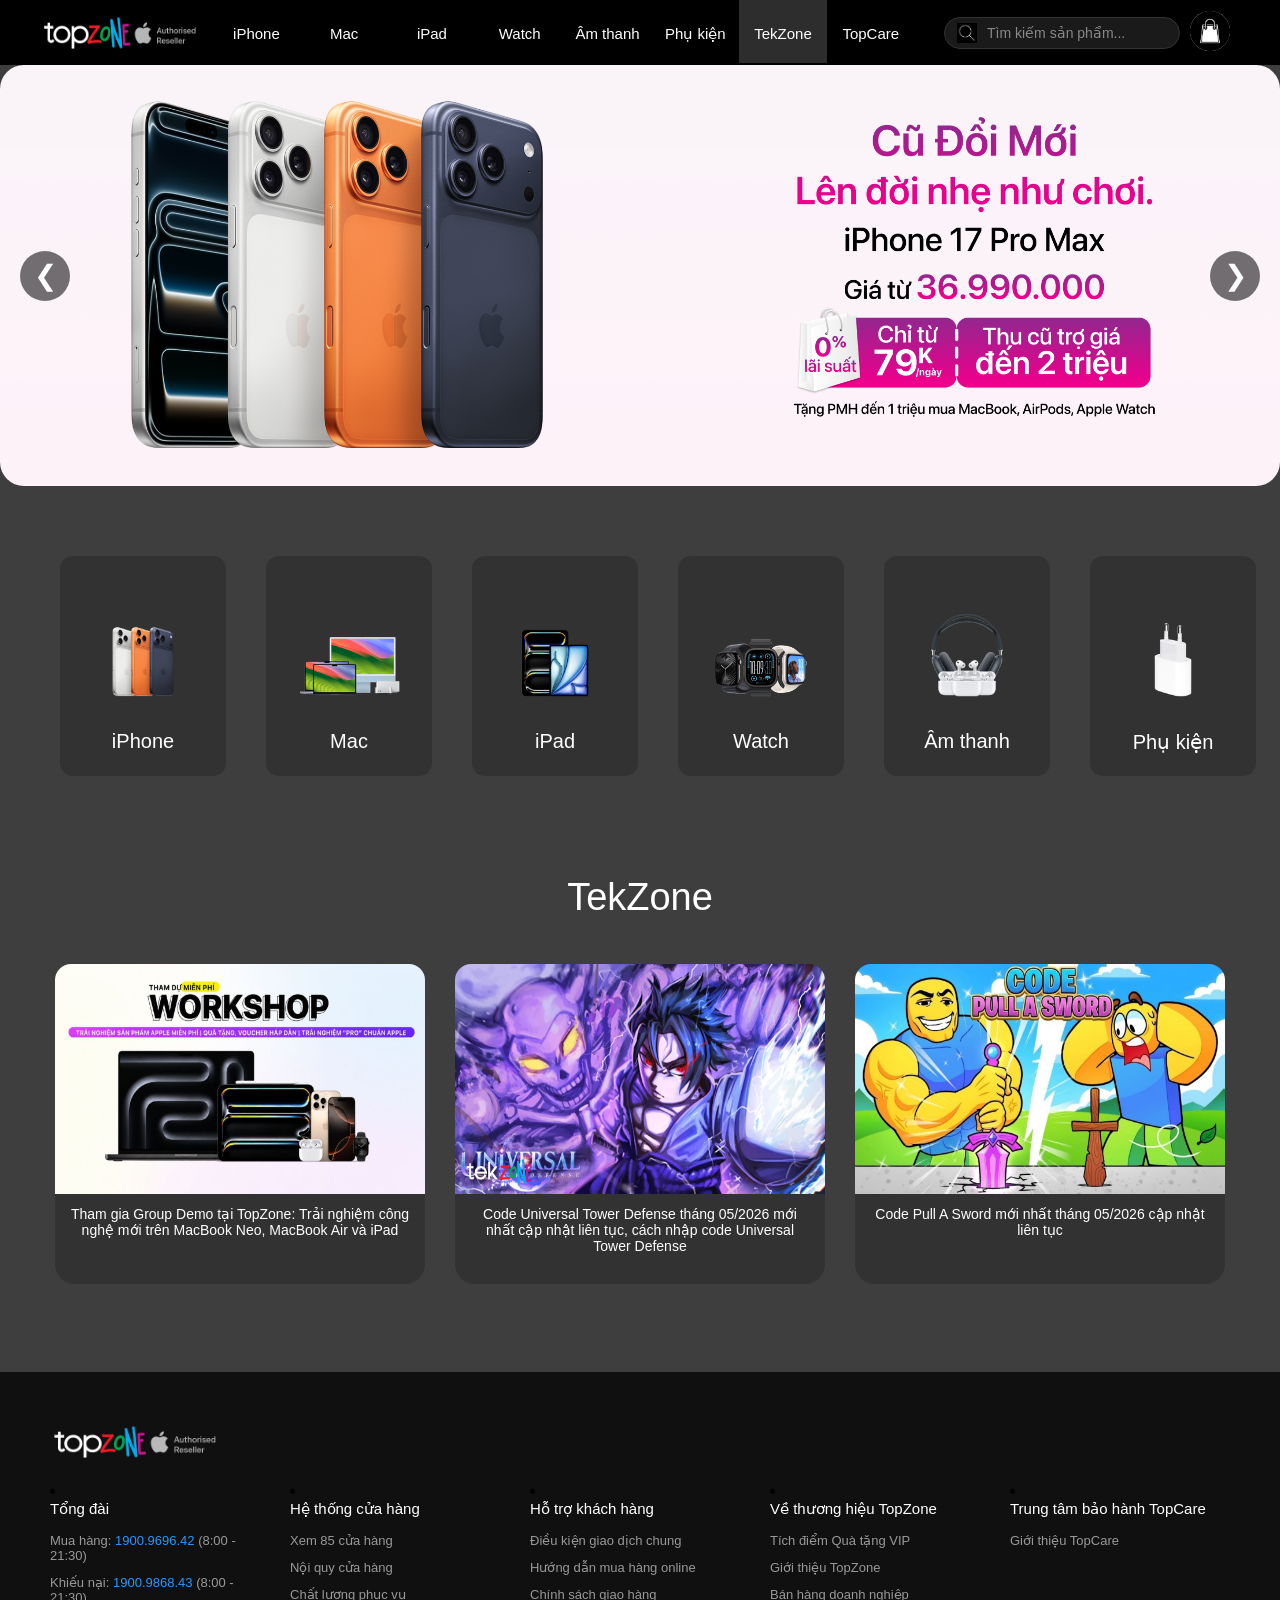
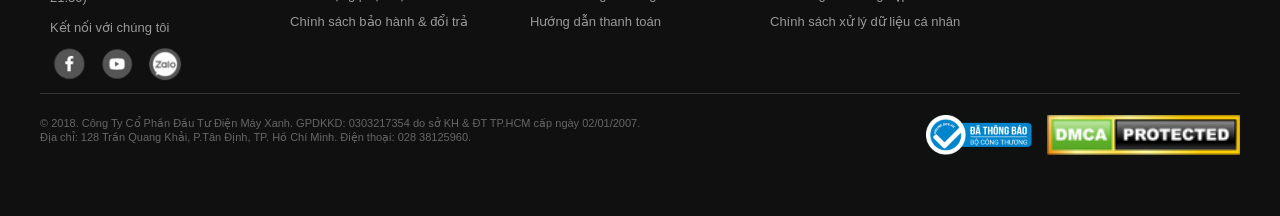
<file: tekzone.html>
<!DOCTYPE html>
<html lang="vi">
<head>
    <meta charset="UTF-8">
    <meta name="viewport" content="width=device-width, initial-scale=1.0">
    <title>TekZone - TopZone</title>
    <link rel="stylesheet" href="./css/style.css">
</head>
<body>
    <header class="container-header">
        <div class="content">
            <a href="index.html" class="logo">
                <img src="./img/logo.png" alt="TopZone">
            </a>
            <ul class="header-menu">
                <li><a href="iphone.html">iPhone</a></li>
                <li><a href="mac.html">Mac</a></li>
                <li><a href="ipad.html">iPad</a></li>
                <li><a href="watch.html">Watch</a></li>
                <li><a href="am-thanh.html">Âm thanh</a></li>
                <li><a href="phu-kien.html">Phụ kiện</a></li>
                <li><a href="tekzone.html" class="active">TekZone</a></li>
                <li><a href="topcare.html">TopCare</a></li>
            </ul>
            <div class="icon-header">
                <div class="search">
                    <img src="./img/search.jpg" alt="search">
                    <input type="text" placeholder="Tìm kiếm sản phẩm...">
                </div>
                <a href="login.html" class="cart-link">
                    <div class="cart">
                        <img src="./img/cart.jpg" alt="cart">
                    </div>
                </a>
            </div>
        </div>
    </header>
    <section class="qc">
        <div class="qc-slider">
            <img src="./img/qc.png" alt="qc">
            <button class="qc-arrow qc-prev" aria-label="Previous slide">&#10094;</button>
            <button class="qc-arrow qc-next" aria-label="Next slide">&#10095;</button>
        </div>
    </section>
    <section class="container">
        <div class="all">
            <div class="main-item">
                <a href="iphone.html" class="item">
                    <img src="./img/m1.png" alt="">
                    <p>iPhone</p>
                </a>
                <a href="mac.html" class="item">
                    <img src="./img/m2.png" alt="">
                    <p>Mac</p>
                </a>
                <a href="ipad.html" class="item">
                    <img src="./img/m3.png" alt="">
                    <p>iPad</p>
                </a>
                <a href="watch.html" class="item">
                    <img src="./img/m4.png" alt="">
                    <p>Watch</p>
                </a>
                <a href="am-thanh.html" class="item">
                    <img src="./img/m5.png" alt="">
                    <p>Âm thanh</p>
                </a>
                <a href="phu-kien.html" class="item">
                    <img src="./img/m6.png" alt="">
                    <p>Phụ kiện</p>
                </a>
            </div>
            <div class="product-item tekzone-item">
                <h2 class="name-product">TekZone</h2>
                <ul class="main-product tekzone-product">
                    <li>
                        <img src="./img/tek1.jpg" alt="">
                        <p>Tham gia Group Demo tại TopZone: Trải nghiệm công nghệ mới trên MacBook Neo, MacBook Air và iPad</p>
                    </li>
                    <li>
                        <img src="./img/tek2.jpg" alt="">
                        <p>Code Universal Tower Defense tháng 05/2026 mới nhất cập nhật liên tục, cách nhập code Universal Tower Defense</p>
                    </li>
                    <li>
                        <img src="./img/tek3.jpg" alt="">
                        <p>Code Pull A Sword mới nhất tháng 05/2026 cập nhật liên tục</p>
                    </li>
                </ul>
            </div>
        </div>
    </section>
    <footer>
        <div class="logo-footer-wrapper">
            <div class="logo-foot">
                <img src="./img/logo.png" alt="TopZone Logo">
            </div>
        </div>
        <div class="foot">
            <li class="foot-col">
                <h4>Tổng đài</h4>
                <ul class="contact-info">
                    <li>Mua hàng: <span class="text-blue">1900.9696.42</span> (8:00 - 21:30)</li>
                    <li>Khiếu nại: <span class="text-blue">1900.9868.43</span> (8:00 - 21:30)</li>
                </ul>
                <div class="social-box">
                    <p>Kết nối với chúng tôi</p>
                    <div class="socials">
                        <img src="./img/fb.png" alt="Facebook">
                        <img src="./img/yt.png" alt="YouTube">
                        <img src="./img/zalo.png" alt="Zalo">
                    </div>
                </div>
            </li>
            <li class="foot-col">
                <h4>Hệ thống cửa hàng</h4>
                <ul>
                    <li>Xem 85 cửa hàng</li>
                    <li>Nội quy cửa hàng</li>
                    <li>Chất lượng phục vụ</li>
                    <li>Chính sách bảo hành & đổi trả</li>
                </ul>
            </li>
            <li class="foot-col">
                <h4>Hỗ trợ khách hàng</h4>
                <ul>
                    <li>Điều kiện giao dịch chung</li>
                    <li>Hướng dẫn mua hàng online</li>
                    <li>Chính sách giao hàng</li>
                    <li>Hướng dẫn thanh toán</li>
                </ul>
            </li>
            <li class="foot-col">
                <h4>Về thương hiệu TopZone</h4>
                <ul>
                    <li class="text-blue">Tích điểm Quà tặng VIP</li>
                    <li>Giới thiệu TopZone</li>
                    <li>Bán hàng doanh nghiệp</li>
                    <li>Chính sách xử lý dữ liệu cá nhân</li>
                </ul>
            </li>
            <li class="foot-col">
                <h4>Trung tâm bảo hành TopCare</h4>
                <ul>
                    <li>Giới thiệu TopCare</li>
                </ul>
            </li>
        </div>
        <div class="footer-bottom">
            <div class="foot-text">
                <p>
                    © 2018. Công Ty Cổ Phần Đầu Tư Điện Máy Xanh. GPDKKD: 0303217354 do sở KH & ĐT TP.HCM cấp ngày 02/01/2007.
                    <br>
                    Địa chỉ: 128 Trần Quang Khải, P.Tân Định, TP. Hồ Chí Minh. Điện thoại: 028 38125960.
                </p>
            </div>
            <div class="certify">
                <img src="./img/bct.png" alt="Chứng nhận">
                <img src="./img/dmca.png" alt="Chứng nhận">
            </div>
        </div>
    </footer>
</body>
</html>
</file>
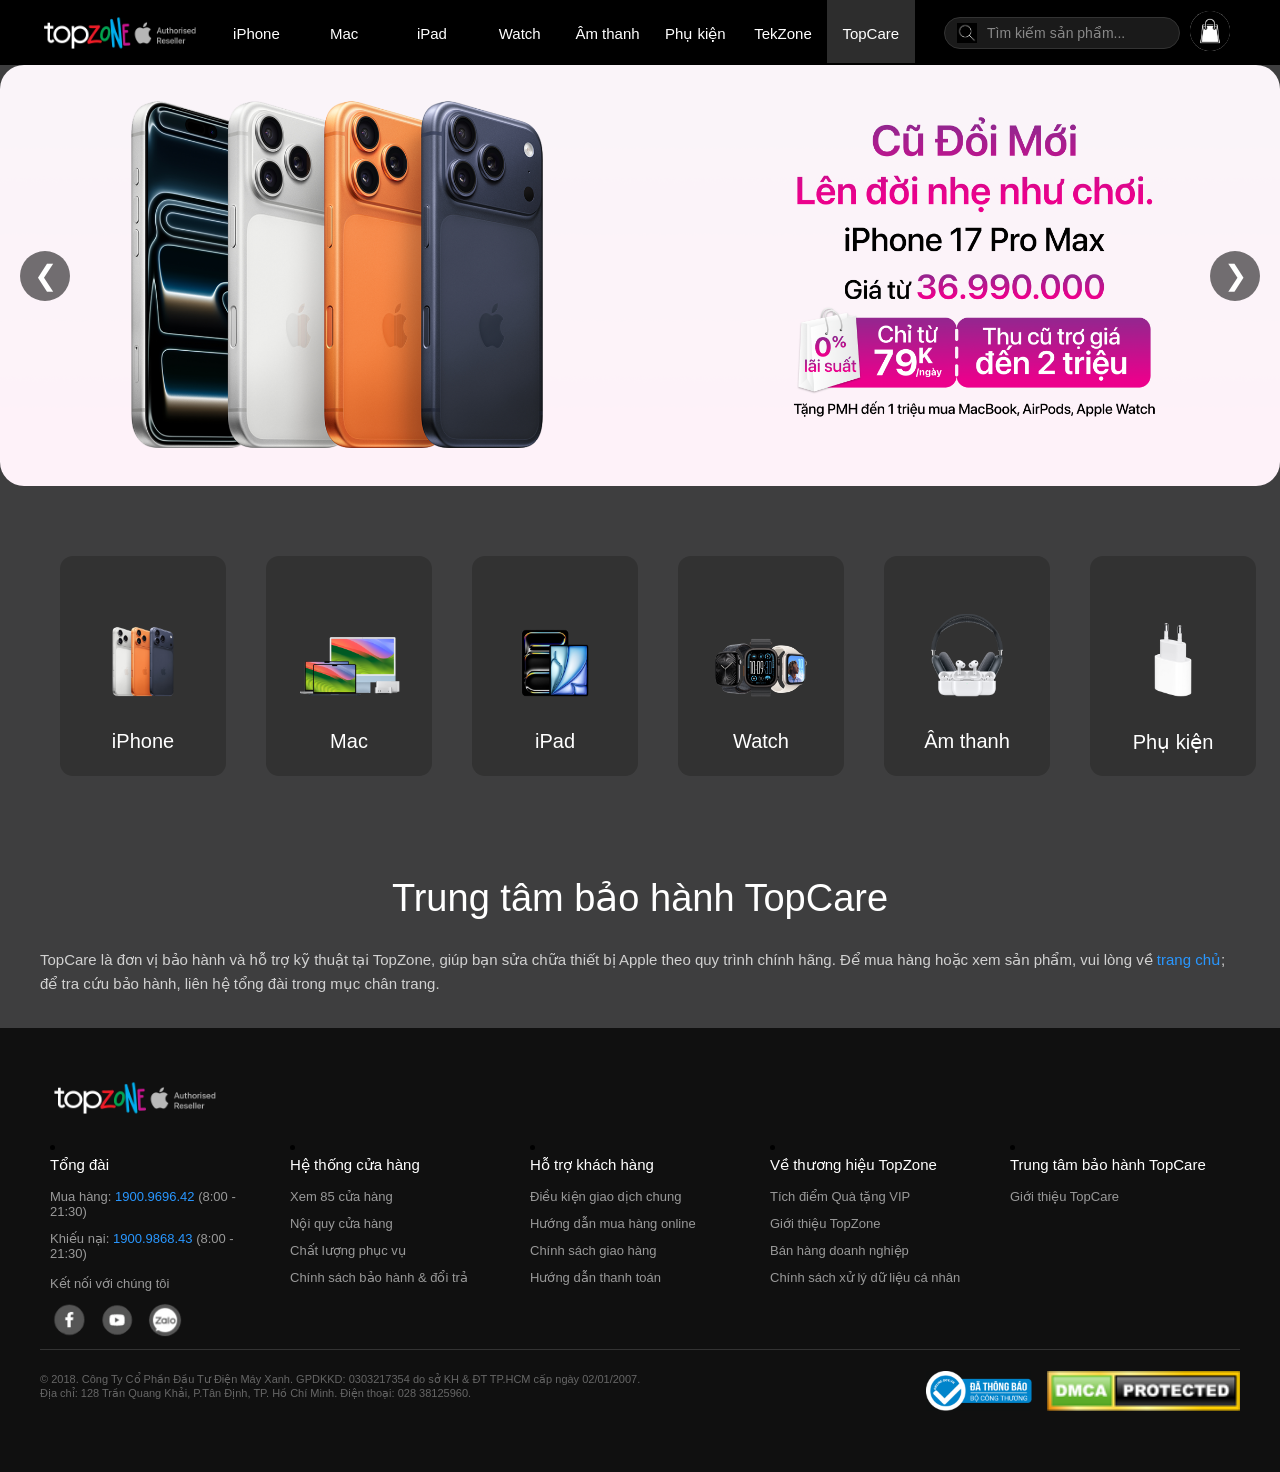
<file: topcare.html>
<!DOCTYPE html>
<html lang="vi">
<head>
    <meta charset="UTF-8">
    <meta name="viewport" content="width=device-width, initial-scale=1.0">
    <title>TopCare - TopZone</title>
    <link rel="stylesheet" href="./css/style.css">
</head>
<body>
    <header class="container-header">
        <div class="content">
            <a href="index.html" class="logo">
                <img src="./img/logo.png" alt="TopZone">
            </a>
            <ul class="header-menu">
                <li><a href="iphone.html">iPhone</a></li>
                <li><a href="mac.html">Mac</a></li>
                <li><a href="ipad.html">iPad</a></li>
                <li><a href="watch.html">Watch</a></li>
                <li><a href="am-thanh.html">Âm thanh</a></li>
                <li><a href="phu-kien.html">Phụ kiện</a></li>
                <li><a href="tekzone.html">TekZone</a></li>
                <li><a href="topcare.html" class="active">TopCare</a></li>
            </ul>
            <div class="icon-header">
                <div class="search">
                    <img src="./img/search.jpg" alt="search">
                    <input type="text" placeholder="Tìm kiếm sản phẩm...">
                </div>
                <a href="login.html" class="cart-link">
                    <div class="cart">
                        <img src="./img/cart.jpg" alt="cart">
                    </div>
                </a>
            </div>
        </div>
    </header>
    <section class="qc">
        <div class="qc-slider">
            <img src="./img/qc.png" alt="qc">
            <button class="qc-arrow qc-prev" aria-label="Previous slide">&#10094;</button>
            <button class="qc-arrow qc-next" aria-label="Next slide">&#10095;</button>
        </div>
    </section>
    <section class="container">
        <div class="all">
            <div class="main-item">
                <a href="iphone.html" class="item">
                    <img src="./img/m1.png" alt="">
                    <p>iPhone</p>
                </a>
                <a href="mac.html" class="item">
                    <img src="./img/m2.png" alt="">
                    <p>Mac</p>
                </a>
                <a href="ipad.html" class="item">
                    <img src="./img/m3.png" alt="">
                    <p>iPad</p>
                </a>
                <a href="watch.html" class="item">
                    <img src="./img/m4.png" alt="">
                    <p>Watch</p>
                </a>
                <a href="am-thanh.html" class="item">
                    <img src="./img/m5.png" alt="">
                    <p>Âm thanh</p>
                </a>
                <a href="phu-kien.html" class="item">
                    <img src="./img/m6.png" alt="">
                    <p>Phụ kiện</p>
                </a>
            </div>
            <div class="product-item">
                <h2 class="name-product">Trung tâm bảo hành TopCare</h2>
                <p class="subpage-note">TopCare là đơn vị bảo hành và hỗ trợ kỹ thuật tại TopZone, giúp bạn sửa chữa thiết bị Apple theo quy trình chính hãng. Để mua hàng hoặc xem sản phẩm, vui lòng về <a href="index.html">trang chủ</a>; để tra cứu bảo hành, liên hệ tổng đài trong mục chân trang.</p>
            </div>
        </div>
    </section>
    <footer>
        <div class="logo-footer-wrapper">
            <div class="logo-foot">
                <img src="./img/logo.png" alt="TopZone Logo">
            </div>
        </div>
        <div class="foot">
            <li class="foot-col">
                <h4>Tổng đài</h4>
                <ul class="contact-info">
                    <li>Mua hàng: <span class="text-blue">1900.9696.42</span> (8:00 - 21:30)</li>
                    <li>Khiếu nại: <span class="text-blue">1900.9868.43</span> (8:00 - 21:30)</li>
                </ul>
                <div class="social-box">
                    <p>Kết nối với chúng tôi</p>
                    <div class="socials">
                        <img src="./img/fb.png" alt="Facebook">
                        <img src="./img/yt.png" alt="YouTube">
                        <img src="./img/zalo.png" alt="Zalo">
                    </div>
                </div>
            </li>
            <li class="foot-col">
                <h4>Hệ thống cửa hàng</h4>
                <ul>
                    <li>Xem 85 cửa hàng</li>
                    <li>Nội quy cửa hàng</li>
                    <li>Chất lượng phục vụ</li>
                    <li>Chính sách bảo hành & đổi trả</li>
                </ul>
            </li>
            <li class="foot-col">
                <h4>Hỗ trợ khách hàng</h4>
                <ul>
                    <li>Điều kiện giao dịch chung</li>
                    <li>Hướng dẫn mua hàng online</li>
                    <li>Chính sách giao hàng</li>
                    <li>Hướng dẫn thanh toán</li>
                </ul>
            </li>
            <li class="foot-col">
                <h4>Về thương hiệu TopZone</h4>
                <ul>
                    <li class="text-blue">Tích điểm Quà tặng VIP</li>
                    <li>Giới thiệu TopZone</li>
                    <li>Bán hàng doanh nghiệp</li>
                    <li>Chính sách xử lý dữ liệu cá nhân</li>
                </ul>
            </li>
            <li class="foot-col">
                <h4>Trung tâm bảo hành TopCare</h4>
                <ul>
                    <li>Giới thiệu TopCare</li>
                </ul>
            </li>
        </div>
        <div class="footer-bottom">
            <div class="foot-text">
                <p>
                    © 2018. Công Ty Cổ Phần Đầu Tư Điện Máy Xanh. GPDKKD: 0303217354 do sở KH & ĐT TP.HCM cấp ngày 02/01/2007.
                    <br>
                    Địa chỉ: 128 Trần Quang Khải, P.Tân Định, TP. Hồ Chí Minh. Điện thoại: 028 38125960.
                </p>
            </div>
            <div class="certify">
                <img src="./img/bct.png" alt="Chứng nhận">
                <img src="./img/dmca.png" alt="Chứng nhận">
            </div>
        </div>
    </footer>
</body>
</html>
</file>
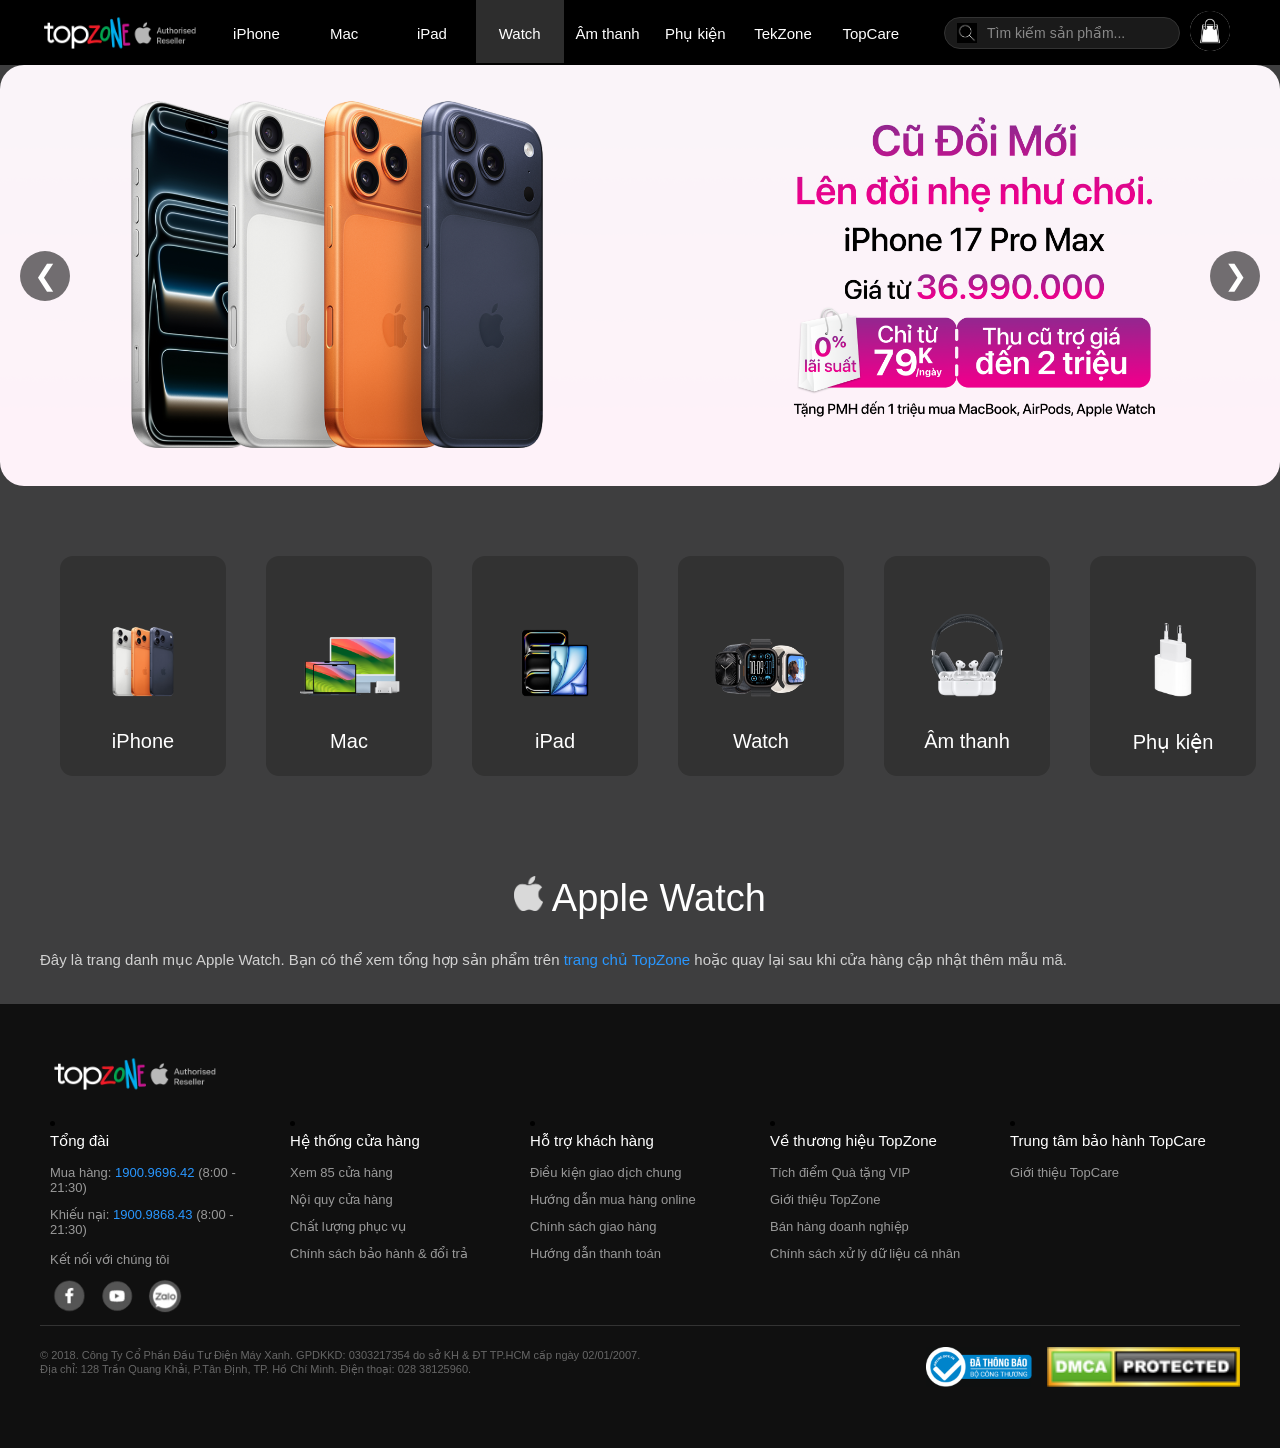
<file: watch.html>
<!DOCTYPE html>
<html lang="vi">
<head>
    <meta charset="UTF-8">
    <meta name="viewport" content="width=device-width, initial-scale=1.0">
    <title>Apple Watch - TopZone</title>
    <link rel="stylesheet" href="./css/style.css">
</head>
<body>
    <header class="container-header">
        <div class="content">
            <a href="index.html" class="logo">
                <img src="./img/logo.png" alt="TopZone">
            </a>
            <ul class="header-menu">
                <li><a href="iphone.html">iPhone</a></li>
                <li><a href="mac.html">Mac</a></li>
                <li><a href="ipad.html">iPad</a></li>
                <li><a href="watch.html" class="active">Watch</a></li>
                <li><a href="am-thanh.html">Âm thanh</a></li>
                <li><a href="phu-kien.html">Phụ kiện</a></li>
                <li><a href="tekzone.html">TekZone</a></li>
                <li><a href="topcare.html">TopCare</a></li>
            </ul>
            <div class="icon-header">
                <div class="search">
                    <img src="./img/search.jpg" alt="search">
                    <input type="text" placeholder="Tìm kiếm sản phẩm...">
                </div>
                <a href="login.html" class="cart-link">
                    <div class="cart">
                        <img src="./img/cart.jpg" alt="cart">
                    </div>
                </a>
            </div>
        </div>
    </header>
    <section class="qc">
        <div class="qc-slider">
            <img src="./img/qc.png" alt="qc">
            <button class="qc-arrow qc-prev" aria-label="Previous slide">&#10094;</button>
            <button class="qc-arrow qc-next" aria-label="Next slide">&#10095;</button>
        </div>
    </section>
    <section class="container">
        <div class="all">
            <div class="main-item">
                <a href="iphone.html" class="item">
                    <img src="./img/m1.png" alt="">
                    <p>iPhone</p>
                </a>
                <a href="mac.html" class="item">
                    <img src="./img/m2.png" alt="">
                    <p>Mac</p>
                </a>
                <a href="ipad.html" class="item">
                    <img src="./img/m3.png" alt="">
                    <p>iPad</p>
                </a>
                <a href="watch.html" class="item">
                    <img src="./img/m4.png" alt="">
                    <p>Watch</p>
                </a>
                <a href="am-thanh.html" class="item">
                    <img src="./img/m5.png" alt="">
                    <p>Âm thanh</p>
                </a>
                <a href="phu-kien.html" class="item">
                    <img src="./img/m6.png" alt="">
                    <p>Phụ kiện</p>
                </a>
            </div>
            <div class="product-item">
                <h2 class="name-product"><img src="./img/logoapple.png" alt=""> Apple Watch</h2>
                <p class="subpage-note">Đây là trang danh mục Apple Watch. Bạn có thể xem tổng hợp sản phẩm trên <a href="index.html">trang chủ TopZone</a> hoặc quay lại sau khi cửa hàng cập nhật thêm mẫu mã.</p>
            </div>
        </div>
    </section>
    <footer>
        <div class="logo-footer-wrapper">
            <div class="logo-foot">
                <img src="./img/logo.png" alt="TopZone Logo">
            </div>
        </div>
        <div class="foot">
            <li class="foot-col">
                <h4>Tổng đài</h4>
                <ul class="contact-info">
                    <li>Mua hàng: <span class="text-blue">1900.9696.42</span> (8:00 - 21:30)</li>
                    <li>Khiếu nại: <span class="text-blue">1900.9868.43</span> (8:00 - 21:30)</li>
                </ul>
                <div class="social-box">
                    <p>Kết nối với chúng tôi</p>
                    <div class="socials">
                        <img src="./img/fb.png" alt="Facebook">
                        <img src="./img/yt.png" alt="YouTube">
                        <img src="./img/zalo.png" alt="Zalo">
                    </div>
                </div>
            </li>
            <li class="foot-col">
                <h4>Hệ thống cửa hàng</h4>
                <ul>
                    <li>Xem 85 cửa hàng</li>
                    <li>Nội quy cửa hàng</li>
                    <li>Chất lượng phục vụ</li>
                    <li>Chính sách bảo hành & đổi trả</li>
                </ul>
            </li>
            <li class="foot-col">
                <h4>Hỗ trợ khách hàng</h4>
                <ul>
                    <li>Điều kiện giao dịch chung</li>
                    <li>Hướng dẫn mua hàng online</li>
                    <li>Chính sách giao hàng</li>
                    <li>Hướng dẫn thanh toán</li>
                </ul>
            </li>
            <li class="foot-col">
                <h4>Về thương hiệu TopZone</h4>
                <ul>
                    <li class="text-blue">Tích điểm Quà tặng VIP</li>
                    <li>Giới thiệu TopZone</li>
                    <li>Bán hàng doanh nghiệp</li>
                    <li>Chính sách xử lý dữ liệu cá nhân</li>
                </ul>
            </li>
            <li class="foot-col">
                <h4>Trung tâm bảo hành TopCare</h4>
                <ul>
                    <li>Giới thiệu TopCare</li>
                </ul>
            </li>
        </div>
        <div class="footer-bottom">
            <div class="foot-text">
                <p>
                    © 2018. Công Ty Cổ Phần Đầu Tư Điện Máy Xanh. GPDKKD: 0303217354 do sở KH & ĐT TP.HCM cấp ngày 02/01/2007.
                    <br>
                    Địa chỉ: 128 Trần Quang Khải, P.Tân Định, TP. Hồ Chí Minh. Điện thoại: 028 38125960.
                </p>
            </div>
            <div class="certify">
                <img src="./img/bct.png" alt="Chứng nhận">
                <img src="./img/dmca.png" alt="Chứng nhận">
            </div>
        </div>
    </footer>
</body>
</html>
</file>
<file: css/style.css>
*{
    margin: 0;
    padding: 0;
    box-sizing: border-box;
}
body {
    background-color: #3e3e3f;
    font-family: Arial, Helvetica, sans-serif;
}
a {
    text-decoration: none;
}
ul {
    list-style: none;
}
.container-header {
   width: 100%;
   height: 65px;
   background-color: #000;
   display: flex;
}
.content {
    display: flex;
    justify-content: space-between;
    width: 100%;
    max-width: 1200px;
    margin: auto;
    height: 65px;
}
.container-header .logo {
    margin-right: 15px;
    align-self: center;
}
.container-header a.logo {
    display: flex;
    align-items: center;
    align-self: center;
    margin-right: 15px;
}
.container-header .logo img{   
    display: inline-block;
    width: 100%;
    height: 40px;
    
}

.header-menu {
    overflow: auto;
    width: 65%;
    display: flex;
}
.header-menu li {
    width: 12%;
    display: block;
}
.header-menu a {
    color: #fff;
    display: block;
    padding: 25px 0 21px;
    text-align: center;
    font-size: 15px;
}
.header-menu li:hover,
.header-menu a.active {
    background-color: #2d2d2d;
}
.icon-header {
    margin-right: 10px;
    display: flex;
    align-items: center;
    gap: 10px;
}
.search {
    display: flex;
    align-items: center;
    gap: 10px;
    background: #1a1a1a;
    border: 1px solid #333;
    border-radius: 999px;
    padding: 5px 12px;
    transition: border-color 0.2s ease, box-shadow 0.2s ease;
}
.search:hover,
.search:focus-within {
    border-color: #2997ff;
    box-shadow: 0 0 0 3px rgba(41, 151, 255, 0.15);
}
.search img {
    display: inline-block;
    width: 20px;
    height: 20px;
}
.search input {
    width: 180px;
    border: none;
    outline: none;
    background: transparent;
    color: #fff;
    font-size: 14px;
}
.search input::placeholder {
    color: #888;
}
.icon-header .cart img {
    width: 40px;
    height: 40px;
    border-radius: 50%;
}
.qc {
    position: relative;
}
.qc-slider {
    position: relative;
    display: block;
}
.qc-slider img {
    width: 100%;
    height: 421px;
    display: block;
    object-fit: cover;
    border-radius: 24px;
}
.qc-arrow {
    position: absolute;
    top: 50%;
    transform: translateY(-50%);
    width: 50px;
    height: 50px;
    border: none;
    border-radius: 50%;
    background: rgba(0, 0, 0, 0.55);
    color: #fff;
    font-size: 28px;
    cursor: pointer;
    display: flex;
    align-items: center;
    justify-content: center;
    transition: background 0.2s ease, transform 0.2s ease;
}
.qc-arrow:hover {
    background: rgba(41, 151, 255, 0.85);
    transform: translateY(-50%) scale(1.05);
}
.qc-prev {
    left: 20px;
}
.qc-next {
    right: 20px;
}
.container {
    max-width: 1200px;
    min-width: 1024px;
    width: 100%;
    margin: auto;
}

/* menu */
.main-item {
    display: flex;
    align-items: center;
    width: 103%;
    margin: 50px auto 80px;
}
.main-item .item,
.main-item a.item {
    text-align: center;
    width: 25%;
    background-color: #323232;
    height: 220px;
    border-radius: 13px;
    margin: 20px;
    text-decoration: none;
    box-sizing: border-box;
}
.main-item a.item {
    display: block;
}
.main-item .item:hover,
.main-item a.item:hover {
    box-shadow: rgba(0, 0, 0, 0.25) 0px 54px 55px, rgba(0, 0, 0, 0.12) 0px -12px 30px, rgba(0, 0, 0, 0.12) 0px 4px 6px, rgba(0, 0, 0, 0.17) 0px 12px 13px, rgba(0, 0, 0, 0.09) 0px -3px 5px;
}
.main-item .item img,
.main-item a.item img {
    margin: 45px 0 5px 0;
    height: 110px;
}
.main-item .item p,
.main-item a.item p {
    margin-top: 10px;
    color: #fff;
    font-size: 20px;
}

.subpage-note {
    color: #d1d1d1;
    padding: 8px 0 32px;
    line-height: 1.6;
    font-size: 15px;
}
.subpage-note a {
    color: #2997ff;
}

/* san pham */
.product-item label {
    position: relative;
    display: block;
    width: 52px;
    height: 30px;
    top: 10px;
    left: 20px;
    color: orange;
    border: 1px solid orange;
    border-radius: 100px;
    font-size: 15px;
    line-height: 20px;
    padding: 4px 12px;
    text-align: center;
}
.product-item {
    display: block;
    margin-top: 35px;
    width: 1200px;
    margin: auto;
}
.product-item .name-product {
    text-align: center;
    color: #fff;
    font-size: 38px;
    font-weight: normal;
    margin-bottom: 20px;
}
.product-item .name-product img{
    height: 35px;
}
.product-item .main-product {
    display: flex;
    align-items: center;
    width: 100%;
    margin: 45px auto 88px;
}
.product-item .main-product li {
    cursor: pointer;
    text-align: center;
    position: relative;
    height: 458px;
    width: 280px;
    background-color: #323232;
    border-radius: 20px;
    margin: 0 15px;
}
.main-product li:hover {
    box-shadow: rgba(0, 0, 0, 0.25) 0px 54px 55px, rgba(0, 0, 0, 0.12) 0px -12px 30px, rgba(0, 0, 0, 0.12) 0px 4px 6px, rgba(0, 0, 0, 0.17) 0px 12px 13px, rgba(0, 0, 0, 0.09) 0px -3px 5px;
}
.main-product li img {
    margin-top: 30px;
    margin-bottom: 20px;
    height: 280px;
}
.main-product li p {
    margin-top: 0px;
    margin-bottom: 18px;
    color: #fff;
}
.main-product li span {
    color: #fff;
}
.product-item .main-product .orange {
    color: orange;
    margin: 5px 0px;
    padding: 0px 0px 5px;
}


/* tekzone */
.tekzone-item .tekzone-product > li {
    width: 393px !important; 
    height: 320px;
}
.tekzone-item .tekzone-product > li > img {
    width: 100%;
    height: 230px !important;
    margin-bottom: 0;
    margin-top: 0;
    border-top-left-radius: 16px;
    border-top-right-radius: 16px;
}
.tekzone-item .tekzone-product > li > p {
    margin-top: 8px;
    font-size: 14px;
    padding: 0 16px;
    float: left !important;
}

/* intro */
.intro {
    display: block;
    overflow: hidden;
    background: #000;
}
.wrapped-video {
    position: relative;
    width: 100%;
}
.intro .video {
    display: block;
    width: 100%;
    position: relative;
}
video {
    display: block;
    width: 100%;
    height: auto;
    margin: auto;
}
.intro .video .gradient-bg {
    background: linear-gradient(180deg, rgba(0, 0, 0, 0) 2.68%, rgba(0, 0, 0, .72) 53.2%, rgba(0, 0, 0, .86) 69.35%, #000 86.01%);
    height: 50%;
    position: absolute;
    bottom: 0;
    width: 100%;
}
.intro .video img {
    margin: auto;
    width: 30%;
    bottom: 3%;
    right: 0;
    left: 0;
    margin-left: auto;
    margin-right: auto;
    position: absolute;
}

.intro p {
    display: block;
    font-size: 14px;
    line-height: 21px;
    color: #fff;
    text-align: center;
    padding: 12px 0;
    max-width: 675px;
    margin: auto;
}
.intro a {
    display: block;
    overflow: hidden;
    width: 110px;
    background: #0071e3;
    color: #fff;
    border-radius: 100px;
    padding: 10px;
    font-size: 15px;
    color: #fff;
    text-align: center;
    margin: 10px auto 20px;
}

/* list */
.list {
    display: block;
    background: #000;
    padding: 40px 0 30px;
}

.list .page {
    padding: 40px 60px;
    border: 1px solid #757575;
    border-radius: 24px;
    text-align: center;
}
.list .province {
    padding-bottom: 40px;
    border-bottom: 1px solid #757575;
    margin-bottom: 20px;
    text-align: center;
}
.page {
    max-width: 1180px;
    min-width: 1024px;
    margin-bottom: 50px;
}
.list .province p {
    font-size: 18px;
    color: #fff;
    margin-right: 20px;
}
.city-select {
    margin-top: 20px;
}
.city-select select {
    width: 260px;
    padding: 12px 14px;
    border-radius: 999px;
    border: 1px solid #444;
    background: #121212;
    color: #fff;
    font-size: 14px;
    outline: none;
    appearance: none;
}
.city-select select:focus {
    border-color: #2997ff;
    box-shadow: 0 0 0 3px rgba(41, 151, 255, 0.15);
}
.list .store {
    display: grid;
    grid-template-columns: 3fr 3fr;
    text-align: left;
}
.list .store .item {
    display: block;
    overflow: hidden;
    padding: 15px 0;
    font-size: 15px;
    line-height: 20px;
    color: #fff;
    padding-right: 20px;
    text-align: left;
}
.item span {
    display: flex;
    align-items: center;
}
.item span img {
    width: 24px;
    height: auto;
}
.item span p {
    font-size: 15px;
    font-weight: 400;
    line-height: 20px;
    letter-spacing: 0;
    text-align: left;
    padding-left: 10px;
}
.list .store .title {
    display: flex;
}
.list .store .title span {
    color: #2997ff;
    padding: 0 10px;
}
.list .page a {
    color: #2997ff;
    display: inline-block;
    margin-top: 30px;
}
.policy {
    width: 100%;
    background: #323232;
    overflow: hidden;
}
.pol {
    display: flex;
    overflow: hidden;
    background: #323232;
    text-align: center;
    padding: 25px 0;
    max-width: 1440px;
    min-width: 1024px;
    margin: auto;
}

.pol li {
    display: inline-block;
    vertical-align: top;
    width: 24%;
}
.pol img {
    width: 45px;      /* Cố định chiều rộng */
    height: 45px;     /* Cố định luôn chiều cao để tạo khung vuông */
    object-fit: contain; /* QUAN TRỌNG: Giúp icon nằm gọn giữa khung, không bị méo, tự bỏ qua phần dư */
    display: block;   /* Để căn giữa được bằng margin */
    margin: 0 auto 10px;
}
.pol li span {
    display: block;
    color: #fff;
    font-size: 15px;
    line-height: 20px;
    text-align: center;
    margin: 0 auto;
}

/* footer */
footer {
    width: 100%;
    background: #101010;
    padding: 50px 0;
}
.logo-footer-wrapper {
    width: 100%;
    max-width: 1200px;
    margin: 0 auto 20px;
    padding: 0 10px;
}
.logo-footer-wrapper .logo-foot {
    display: block;
    overflow: hidden;
    padding: 0;
    margin-bottom: 20px;
}
.logo-footer-wrapper .logo-foot img {
    display: block;
    width: auto;
    height: 40px;
}
.foot {
    width: 100%;
    max-width: 1200px;
    display: flex;
    padding-bottom: 10px;
    margin: 0 auto;
    justify-content: space-between;
    align-items: flex-start;
    border-bottom: 1px solid #333;
}
.foot-col {
    flex: 1;         
    padding: 0 10px;
}
.foot-col h4 {
    color: #fff;
    font-size: 15px;
    margin-bottom: 15px;
    font-weight: normal;
}

.foot-col ul li {
    margin-bottom: 12px; 
    color: #999;
    font-size: 13px;
}

.foot-col ul li:hover {
    color: #fff;
}

.text-blue {
    color: #2997ff;
}

.social-box p {
    color: #999;
    font-size: 13px;
    margin: 15px 0 10px 0;
}

.socials {
    display: flex;
    gap: 10px; 
}

.socials img {
    width: 38px;
    height: 38px;
    border-radius: 50%;
}
.footer-bottom {
    max-width: 1200px;
    margin: 0 auto;
    display: flex;
    justify-content: space-between;
    align-items: center;
}
.foot-text {
    padding: 22px 0;
    flex: 1;
}
.foot-text p {
    display: block;
    font-size: 11px;
    line-height: 14px;
    color: #666;
}
.certify {
    display: flex;
    gap: 15px;
    align-items: center;
    padding: 10px 0 0 10px;
}
.certify img {
    height: 40px;
    width: auto;
}

/* login page */
.login-page {
    min-height: 100vh;
    display: flex;
    align-items: center;
    justify-content: center;
    background: #101010;
    padding: 40px 20px;
}
.login-card {
    width: 100%;
    max-width: 420px;
    background: #181818;
    border: 1px solid #333;
    border-radius: 24px;
    padding: 40px 30px;
    color: #fff;
    box-shadow: 0 0 40px rgba(0, 0, 0, 0.35);
}
.login-card h1 {
    margin-bottom: 16px;
    font-size: 28px;
    text-align: center;
}
.login-card p {
    color: #bbb;
    margin-bottom: 24px;
    text-align: center;
}
.login-card label {
    display: block;
    margin-bottom: 8px;
    font-size: 14px;
    color: #ccc;
}
.login-card input {
    width: 100%;
    padding: 12px 14px;
    margin-bottom: 18px;
    border-radius: 12px;
    border: 1px solid #333;
    background: #0f0f0f;
    color: #fff;
    font-size: 14px;
    outline: none;
}
.login-card button {
    width: 100%;
    padding: 14px 16px;
    border: none;
    border-radius: 999px;
    background: #2997ff;
    color: #fff;
    font-size: 16px;
    cursor: pointer;
    transition: background 0.2s ease;
}
.login-card button:hover {
    background: #1b7adf;
}
.login-card .login-note {
    margin-top: 18px;
    font-size: 13px;
    color: #888;
    text-align: center;
}
.login-card .login-note a {
    color: #2997ff;
    text-decoration: none;
}
</file>
